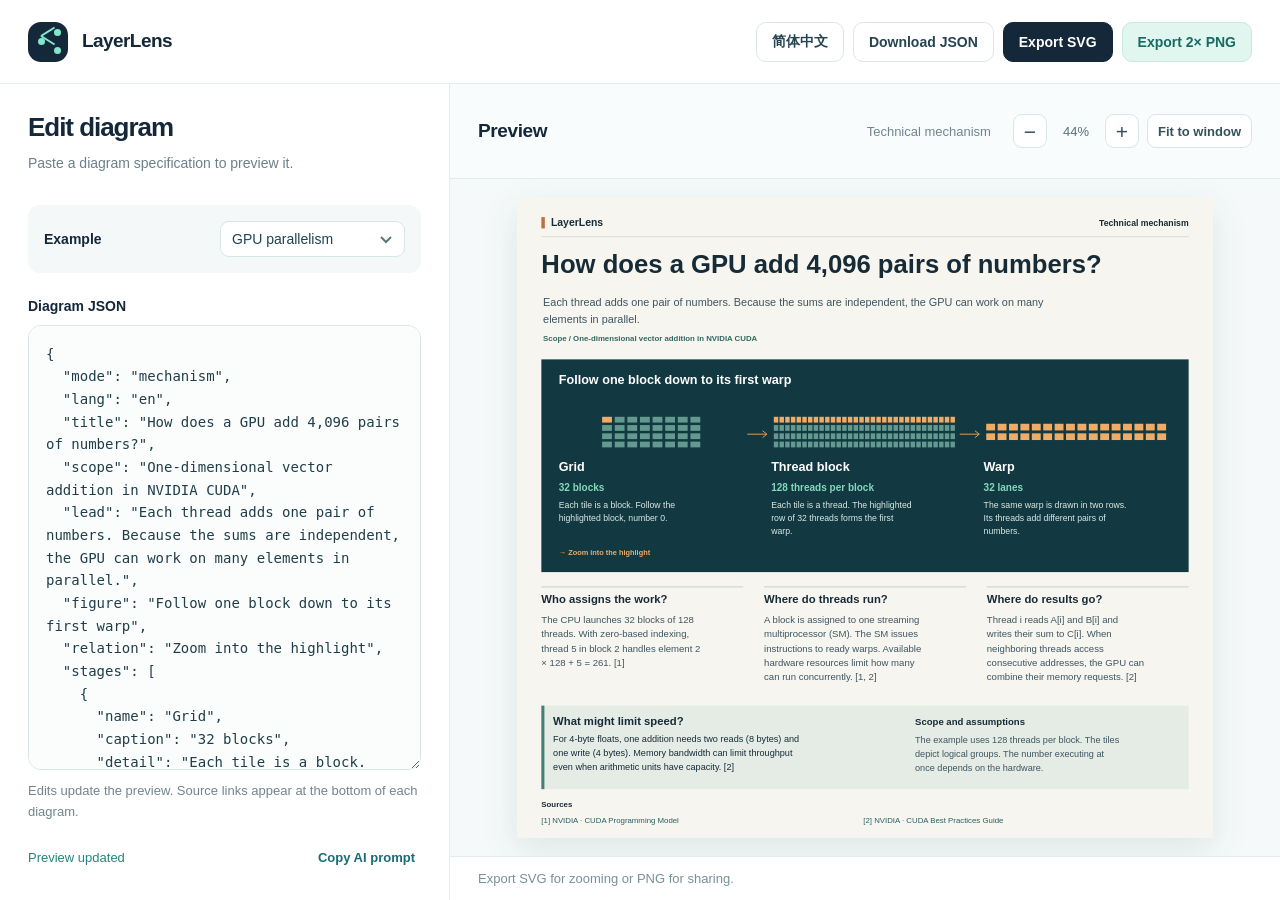
<file: web/index.html>
<!doctype html>
<html lang="en">
<head>
  <meta charset="utf-8">
  <meta name="viewport" content="width=device-width, initial-scale=1">
  <meta name="theme-color" content="#14283a">
  <title data-zh="图个明白 · 原理与产业拆解">LayerLens | Visual explanations</title>
  <meta name="description" content="Explore a technical system or a value chain in one zoomable, sourced diagram.">
  <link rel="stylesheet" href="./style.css">
</head>
<body>
  <div class="app-shell">
    <header class="topbar">
      <div class="brand">
        <span class="brand-mark" aria-hidden="true"><i></i><i></i><i></i></span>
        <div>
          <strong data-zh="图个明白">LayerLens</strong>

        </div>
      </div>
      <div class="top-actions">
        <button id="language" type="button" class="button subtle" lang="zh-CN">简体中文</button>
        <button id="download-json" type="button" class="button subtle" data-zh="下载可编辑稿">Download JSON</button>
        <button id="download-svg" type="button" class="button primary" data-zh="导出高清 SVG">Export SVG</button>
        <button id="download-png" type="button" class="button primary-alt" data-zh="导出 2× PNG">Export 2× PNG</button>
      </div>
    </header>
    <main class="workspace">
      <section class="editor-panel" aria-labelledby="editor-title">
        <div class="panel-heading">
          <div>

            <h1 id="editor-title" data-zh="编辑拆解图稿">Edit diagram</h1>
            <p data-zh="粘贴 AI 生成的图文 JSON，右侧立即排版成一张图。">Paste a diagram specification to preview it.</p>
          </div>
        </div>
        <div class="example-row">
          <label for="example-select" data-zh="试用案例">Example</label>
          <select id="example-select">
            <option value="gpu" data-zh="GPU 的并行运算">GPU parallelism</option>
            <option value="robotics" data-zh="工业机器人产业链">Robotics value chain</option>
          </select>
        </div>
        <label class="editor-label" for="spec" data-zh="可编辑图文数据">Diagram JSON</label>
        <textarea id="spec" spellcheck="false" aria-describedby="format-help"></textarea>
        <p id="format-help" class="format-help" data-zh="修改图稿即可更新预览。点击图底的资料索引可查看依据。">Edits update the preview. Source links appear at the bottom of each diagram.</p>
        <div class="editor-footer">
          <span id="status" role="status" aria-live="polite"></span>
          <button id="copy-prompt" type="button" class="text-button" data-zh="复制 AI 生成指令">Copy AI prompt</button>
        </div>
      </section>
      <section class="preview-panel" aria-labelledby="preview-title">
        <div class="preview-toolbar">
          <div>

            <h2 id="preview-title" data-zh="图文解释图">Preview</h2>
          </div>
          <div class="preview-controls">
            <span id="map-stats"></span>
            <button id="zoom-out" type="button" class="icon-button" aria-label="Zoom out" data-zh-aria="缩小">−</button>
            <span id="zoom-label">100%</span>
            <button id="zoom-in" type="button" class="icon-button" aria-label="Zoom in" data-zh-aria="放大">+</button>
            <button id="fit" type="button" class="fit-button" data-zh="适合窗口">Fit to window</button>
          </div>
        </div>
        <div id="preview-scroll" class="preview-scroll">
          <div id="map" class="map" aria-live="polite"></div>
        </div>
        <div class="preview-hint" data-zh="SVG 适合放大阅读。PNG 以两倍宽度导出。">Export SVG for zooming or PNG for sharing.</div>
      </section>
    </main>
  </div>
  <script type="module" src="./app.mjs"></script>
</body>
</html>
</file>
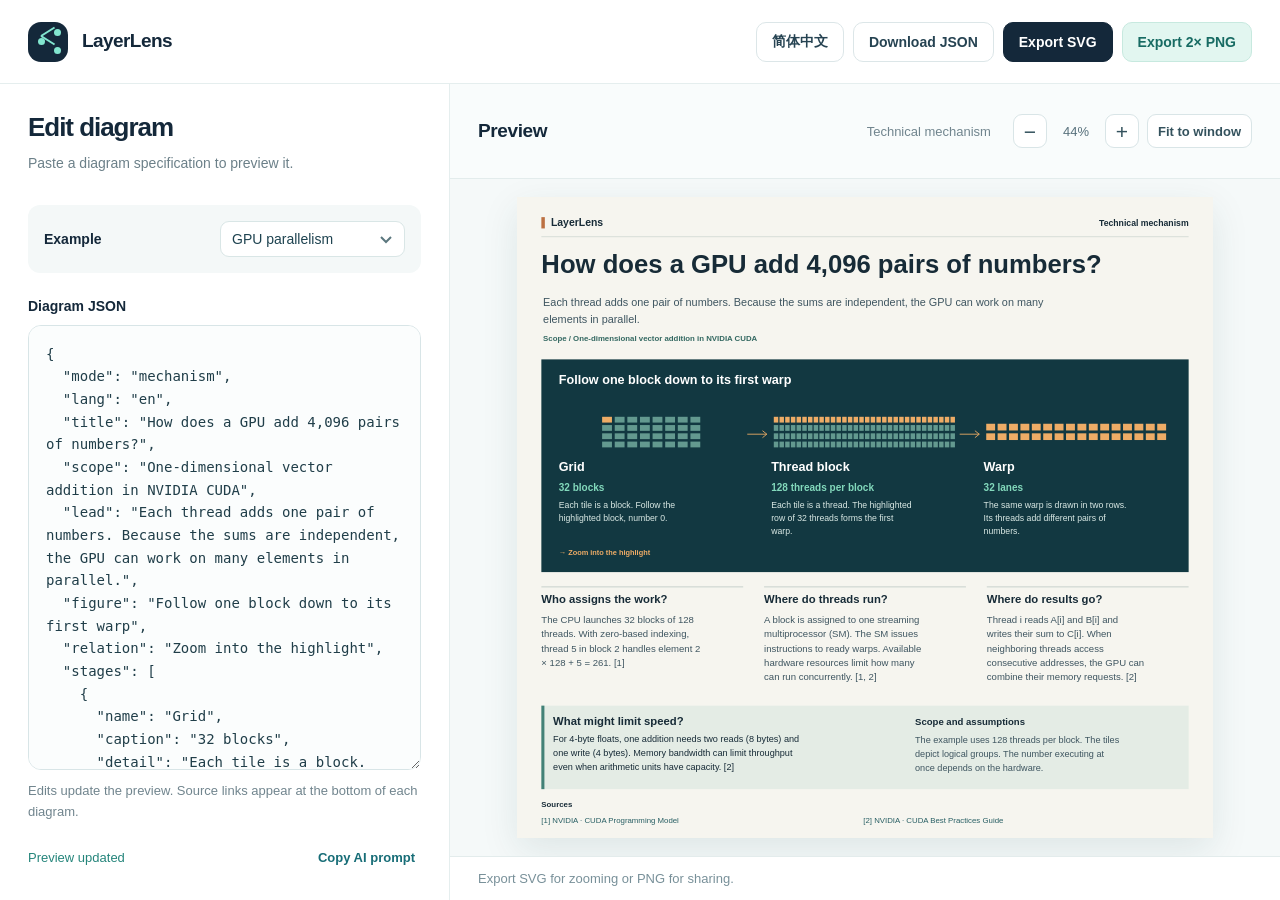
<file: releases/LayerLens.html>
<!doctype html>
<html lang="en">
<head>
  <meta charset="utf-8">
  <meta name="viewport" content="width=device-width, initial-scale=1">
  <meta name="theme-color" content="#14283a">
  <title data-zh="图个明白 · 原理与产业拆解">LayerLens | Visual explanations</title>
  <meta name="description" content="Explore a technical system or a value chain in one zoomable, sourced diagram.">
  <style>:root {
  color-scheme: light;
  font-family: -apple-system, BlinkMacSystemFont, "Segoe UI", "PingFang SC", "Microsoft YaHei", sans-serif;
  font-size: 16px;
  color: #14283a;
  background: #f5f9f9;
}
* { box-sizing: border-box; }
body { margin: 0; min-width: 320px; }
button, select, textarea { font: inherit; }
button { cursor: pointer; }
button:focus-visible, select:focus-visible, textarea:focus-visible, a:focus-visible { outline: 3px solid #45b7aa; outline-offset: 3px; }
.app-shell { min-height: 100vh; display: flex; flex-direction: column; }
.topbar { min-height: 84px; padding: 16px 28px; display: flex; align-items: center; justify-content: space-between; gap: 20px; background: #fff; border-bottom: 1px solid #e5eeee; }
.brand { display: flex; align-items: center; gap: 14px; }
.brand strong { display: block; font-size: 19px; line-height: 1.2; letter-spacing: -.03em; }
.brand small { display: block; margin-top: 3px; color: #6f838b; font-size: 13px; }
.brand-mark { width: 40px; height: 40px; border-radius: 13px; background: #14283a; position: relative; display: block; }
.brand-mark::before, .brand-mark::after { content: ""; position: absolute; left: 13px; top: 13px; height: 2px; width: 16px; background: #82e6cf; transform-origin: left; }
.brand-mark::before { transform: rotate(32deg); }
.brand-mark::after { transform: rotate(-32deg); }
.brand-mark i { width: 7px; height: 7px; border-radius: 50%; background: #82e6cf; position: absolute; }
.brand-mark i:nth-child(1) { left: 10px; top: 16px; }
.brand-mark i:nth-child(2) { left: 26px; top: 7px; }
.brand-mark i:nth-child(3) { left: 26px; top: 25px; }
.top-actions { display: flex; flex-wrap: wrap; align-items: center; gap: 9px; }
.github-link { color: #58717c; text-decoration: none; font-size: 14px; margin-right: 8px; }
.github-link:hover { text-decoration: underline; }
.button { border-radius: 10px; min-height: 40px; padding: 9px 15px; font-weight: 650; font-size: 14px; border: 1px solid #dce6e8; white-space: nowrap; }
.button.subtle { background: #fff; color: #264352; }
.button.primary { background: #14283a; color: white; border-color: #14283a; }
.button.primary-alt { background: #e2f6f0; color: #176b63; border-color: #c7e9df; }
.button:hover { filter: brightness(.96); }
.workspace { display: grid; grid-template-columns: minmax(360px, 450px) minmax(0, 1fr); flex: 1; min-height: calc(100vh - 84px); }
.editor-panel { background: #fff; border-right: 1px solid #e5eeee; display: flex; flex-direction: column; padding: 28px; min-height: 0; }
.eyebrow { display: inline-block; color: #25857b; font-size: 12px; font-weight: 800; letter-spacing: .12em; margin-bottom: 7px; }
h1, h2, p { margin: 0; }
h1 { font-size: 26px; line-height: 1.2; letter-spacing: -.04em; }
h2 { font-size: 19px; line-height: 1.2; letter-spacing: -.02em; }
.panel-heading p { margin-top: 9px; line-height: 1.6; color: #6c8089; font-size: 14px; }
.example-row { display: flex; align-items: center; justify-content: space-between; gap: 12px; margin-top: 30px; padding: 16px; background: #f4f8f8; border-radius: 12px; }
.example-row label, .editor-label { font-size: 14px; font-weight: 700; }
select { max-width: 185px; width: 100%; padding: 9px 32px 9px 11px; color: #1e4350; background: #fff; border: 1px solid #d9e6e6; border-radius: 9px; appearance: none; background-image: url("data:image/svg+xml,%3Csvg xmlns='http://www.w3.org/2000/svg' width='16' height='16' fill='none' stroke='%235b777e' stroke-width='2'%3E%3Cpath d='m3 6 5 5 5-5'/%3E%3C/svg%3E"); background-repeat: no-repeat; background-position: right 10px center; font-size: 14px; }
.editor-label { margin: 25px 0 11px; }
textarea { width: 100%; min-height: 320px; flex: 1; resize: vertical; padding: 17px; border: 1px solid #d8e5e7; border-radius: 13px; background: #fbfdfd; color: #203e49; font-family: ui-monospace, SFMono-Regular, Menlo, Consolas, monospace; font-size: 14px; line-height: 1.62; }
textarea:focus { border-color: #4aafa4; outline: 3px solid #d9f3ee; }
.format-help { margin-top: 11px; color: #71858e; font-size: 13px; line-height: 1.6; }
.format-help code { background: #edf4f4; padding: 1px 4px; border-radius: 4px; }
.editor-footer { display: flex; justify-content: space-between; align-items: center; gap: 10px; margin-top: 19px; min-height: 30px; }
#status { color: #25857b; font-size: 13px; }
#status.error { color: #bb554d; }
.text-button { border: 0; background: transparent; color: #176d77; font-size: 13px; font-weight: 700; text-align: right; }
.text-button:hover { text-decoration: underline; }
.preview-panel { min-width: 0; min-height: 0; display: flex; flex-direction: column; }
.preview-toolbar { display: flex; align-items: center; justify-content: space-between; gap: 15px; min-height: 95px; padding: 18px 28px; border-bottom: 1px solid #e3ecec; background: #f9fcfc; }
.preview-controls { display: flex; align-items: center; gap: 8px; white-space: nowrap; }
#map-stats { color: #71858e; font-size: 13px; margin-right: 14px; }
.icon-button, .fit-button { border: 1px solid #d9e5e7; border-radius: 9px; height: 34px; background: #fff; color: #34525d; }
.icon-button { width: 34px; font-size: 21px; line-height: 1; }
.fit-button { padding: 0 10px; font-size: 13px; font-weight: 650; }
#zoom-label { color: #58717c; font-size: 13px; width: 42px; text-align: center; }
.preview-scroll { flex: 1; min-height: 380px; overflow: auto; position: relative; }
.map { min-width: 100%; min-height: 100%; display: flex; align-items: center; justify-content: center; }
.map svg { display: block; max-width: none; box-shadow: 0 12px 35px rgba(22, 68, 72, .1); }
.preview-hint { padding: 14px 28px; background: #fff; color: #789099; font-size: 13px; border-top: 1px solid #e3ecec; }
@media (max-width: 980px) {
  .workspace { grid-template-columns: 1fr; }
  .editor-panel { border-right: 0; border-bottom: 1px solid #e5eeee; }
  textarea { height: 260px; flex: none; }
  .preview-panel { min-height: 600px; }
}
@media (max-width: 650px) {
  .topbar { padding: 15px 18px; align-items: flex-start; flex-direction: column; }
  .top-actions { width: 100%; }
  .github-link { display: none; }
  .button { flex: 1; padding-inline: 9px; }
  .editor-panel { padding: 22px 18px; }
  .preview-toolbar { padding: 17px 18px; flex-wrap: wrap; }
  .preview-controls { width: 100%; justify-content: flex-end; }
  #map-stats { margin-right: auto; }
  .preview-hint { padding: 14px 18px; }
}

.map { width:max-content; height:max-content; padding:18px; }
.map svg { flex:none; }
@media (min-width:981px) { .app-shell {height:100vh;} .workspace {min-height:0;} .preview-scroll {min-height:0;} }
@media (max-width:980px) { .preview-scroll {height:70vh;flex:none;} }
</style>
</head>
<body>
  <div class="app-shell">
    <header class="topbar">
      <div class="brand">
        <span class="brand-mark" aria-hidden="true"><i></i><i></i><i></i></span>
        <div>
          <strong data-zh="图个明白">LayerLens</strong>

        </div>
      </div>
      <div class="top-actions">
        <button id="language" type="button" class="button subtle" lang="zh-CN">简体中文</button>
        <button id="download-json" type="button" class="button subtle" data-zh="下载可编辑稿">Download JSON</button>
        <button id="download-svg" type="button" class="button primary" data-zh="导出高清 SVG">Export SVG</button>
        <button id="download-png" type="button" class="button primary-alt" data-zh="导出 2× PNG">Export 2× PNG</button>
      </div>
    </header>
    <main class="workspace">
      <section class="editor-panel" aria-labelledby="editor-title">
        <div class="panel-heading">
          <div>

            <h1 id="editor-title" data-zh="编辑拆解图稿">Edit diagram</h1>
            <p data-zh="粘贴 AI 生成的图文 JSON，右侧立即排版成一张图。">Paste a diagram specification to preview it.</p>
          </div>
        </div>
        <div class="example-row">
          <label for="example-select" data-zh="试用案例">Example</label>
          <select id="example-select">
            <option value="gpu" data-zh="GPU 的并行运算">GPU parallelism</option>
            <option value="robotics" data-zh="工业机器人产业链">Robotics value chain</option>
          </select>
        </div>
        <label class="editor-label" for="spec" data-zh="可编辑图文数据">Diagram JSON</label>
        <textarea id="spec" spellcheck="false" aria-describedby="format-help"></textarea>
        <p id="format-help" class="format-help" data-zh="修改图稿即可更新预览。点击图底的资料索引可查看依据。">Edits update the preview. Source links appear at the bottom of each diagram.</p>
        <div class="editor-footer">
          <span id="status" role="status" aria-live="polite"></span>
          <button id="copy-prompt" type="button" class="text-button" data-zh="复制 AI 生成指令">Copy AI prompt</button>
        </div>
      </section>
      <section class="preview-panel" aria-labelledby="preview-title">
        <div class="preview-toolbar">
          <div>

            <h2 id="preview-title" data-zh="图文解释图">Preview</h2>
          </div>
          <div class="preview-controls">
            <span id="map-stats"></span>
            <button id="zoom-out" type="button" class="icon-button" aria-label="Zoom out" data-zh-aria="缩小">−</button>
            <span id="zoom-label">100%</span>
            <button id="zoom-in" type="button" class="icon-button" aria-label="Zoom in" data-zh-aria="放大">+</button>
            <button id="fit" type="button" class="fit-button" data-zh="适合窗口">Fit to window</button>
          </div>
        </div>
        <div id="preview-scroll" class="preview-scroll">
          <div id="map" class="map" aria-live="polite"></div>
        </div>
        <div class="preview-hint" data-zh="SVG 适合放大阅读。PNG 以两倍宽度导出。">Export SVG for zooming or PNG for sharing.</div>
      </section>
    </main>
  </div>
  <script type="module">
const renderClassic = (()=>{
const ICONS = ['target', 'spark', 'search', 'book', 'link', 'gear', 'check', 'shield', 'clock', 'people', 'chart', 'warning'];
const COLORS = [
  { strong: '#126b75', light: '#d9f3f0' },
  { strong: '#6655b8', light: '#eeeaff' },
  { strong: '#c46932', light: '#fff0df' },
  { strong: '#2d6da8', light: '#e4f1ff' },
  { strong: '#a84e78', light: '#ffe9f2' }
];

function units(text) {
  return Array.from(text).reduce((n, char) => n + (/[\u2e80-\uffff]/.test(char) ? 2 : 1), 0);
}

function requiredText(value, label, limit) {
  if (typeof value !== 'string' || !value.trim()) throw new Error(label + '不能为空。');
  const normalized = value.replace(/\s+/g, ' ').trim();
  if (units(normalized) > limit) throw new Error(label + '过长，请精简后再试。');
  return normalized;
}

function validateSpec(input) {
  if (!input || typeof input !== 'object' || Array.isArray(input)) throw new Error('请输入 JSON 对象。');
  const layout = input.layout;
  if (!['flow', 'grid'].includes(layout)) throw new Error('layout 只支持 flow 或 grid。');
  if (!Array.isArray(input.items)) throw new Error('items 必须是数组。');
  if (layout === 'flow' && (input.items.length < 4 || input.items.length > 5)) throw new Error('flow 需要 4–5 个模块。');
  if (layout === 'grid' && input.items.length !== 4) throw new Error('grid 需要 4 个模块。');
  const items = input.items.map((item, index) => {
    if (!item || typeof item !== 'object') throw new Error('第 ' + (index + 1) + ' 个模块无效。');
    if (!ICONS.includes(item.icon)) throw new Error('第 ' + (index + 1) + ' 个模块的 icon 不受支持。');
    const points = item.points ?? [];
    if (!Array.isArray(points) || points.length > 2) throw new Error('每个模块最多有两个要点。');
    return {
      title: requiredText(item.title, '模块标题', 20),
      detail: requiredText(item.detail, '模块说明', 88),
      icon: item.icon,
      points: points.map((point) => requiredText(point, '模块要点', 21))
    };
  });
  return {
    title: requiredText(input.title, '主标题', 46),
    subtitle: requiredText(input.subtitle, '副标题', 90),
    layout,
    items,
    takeaway: requiredText(input.takeaway, '核心结论', 110),
    source: input.source == null || input.source === '' ? '' : requiredText(input.source, '来源说明', 100)
  };
}

function xml(value) {
  return value.replace(/&/g, '&amp;').replace(/</g, '&lt;').replace(/>/g, '&gt;')
    .replace(/"/g, '&quot;').replace(/'/g, '&apos;');
}

function wrap(text, maxUnits) {
  const lines = [];
  let current = '';
  let length = 0;
  for (const char of Array.from(text)) {
    const size = /[\u2e80-\uffff]/.test(char) ? 2 : 1;
    if (length + size > maxUnits && current) {
      const breakAt = current.lastIndexOf(' ');
      if (breakAt > Math.floor(current.length / 2)) {
        lines.push(current.slice(0, breakAt).trim());
        current = current.slice(breakAt + 1);
        length = units(current);
      } else {
        lines.push(current.trim());
        current = '';
        length = 0;
      }
    }
    current += char;
    length += size;
  }
  if (current.trim()) lines.push(current.trim());
  return lines;
}

function textBlock(text, x, y, maxUnits, lineHeight, attrs) {
  const lines = wrap(text, maxUnits);
  return '<text x="' + x + '" y="' + y + '" ' + attrs + '>' +
    lines.map((line, i) => '<tspan x="' + x + '" dy="' + (i ? lineHeight : 0) + '">' + xml(line) + '</tspan>').join('') +
    '</text>';
}

function icon(name, x, y, color) {
  const paths = {
    target: '<circle cx="0" cy="0" r="22"/><circle cx="0" cy="0" r="11"/><circle cx="0" cy="0" r="2" fill="currentColor" stroke="none"/>',
    spark: '<path d="M0-27 6-7 26 0 6 7 0 27-6 7-26 0-6-7Z"/><path d="M25-24v11m-5-5h10"/>',
    search: '<circle cx="-4" cy="-5" r="17"/><path d="m9 8 17 17"/>',
    book: '<path d="M0-21c-10-7-21-6-27-4v45c9-3 20-3 27 3 7-6 18-6 27-3v-45c-6-2-17-3-27 4Z"/><path d="M0-21v44"/>',
    link: '<path d="M-9-9-1-17a13 13 0 0 1 19 19l-8 8M9 9l-8 8a13 13 0 0 1-19-19l8-8"/><path d="m-9 9 18-18"/>',
    gear: '<circle r="11"/><path d="M-4-27h8l2 6 6 3 6-3 6 7-4 5 1 7 5 4-3 8-7 1-5 5v7h-8l-2-6-6-3-6 3-6-7 4-5-1-7-5-4 3-8 7-1 5-5Z"/>',
    check: '<circle r="25"/><path d="m-13 0 9 9 18-20"/>',
    shield: '<path d="M0-27 22-18v17c0 15-10 24-22 29C-12 23-22 14-22-1v-17Z"/><path d="m-9 0 7 7 12-14"/>',
    clock: '<circle r="25"/><path d="M0-15V1l12 7"/>',
    people: '<circle cx="-10" cy="-10" r="9"/><circle cx="14" cy="-7" r="7"/><path d="M-28 19c0-12 8-19 18-19S8 7 8 19M9 5c11-4 21 3 21 14"/>',
    chart: '<path d="M-28 24h56M-24 15v-12h11v12M-5 15v-26H6v26M14 15v-40h11v40"/>',
    warning: '<path d="M0-27 28 23h-56Z"/><path d="M0-10V7"/><circle cx="0" cy="16" r="1" fill="currentColor" stroke="none"/>'
  };
  return '<g transform="translate(' + x + ' ' + y + ')" color="' + color + '" fill="none" stroke="currentColor" stroke-width="3" stroke-linecap="round" stroke-linejoin="round">' + paths[name] + '</g>';
}

function header(parts, spec, height) {
  parts.push('<rect width="1600" height="' + height + '" fill="#f3f8fb"/>');
  parts.push('<circle cx="1510" cy="30" r="250" fill="#e6f3f5"/>');
  parts.push('<circle cx="1500" cy="50" r="170" fill="#deecf7" opacity=".7"/>');
  parts.push('<circle cx="70" cy="' + (height - 15) + '" r="180" fill="#e7f3f4"/>');
  parts.push('<rect x="68" y="52" width="122" height="34" rx="17" fill="#d8eeef"/>');
  parts.push('<text x="129" y="75" text-anchor="middle" fill="#126b75" font-size="17" font-weight="750">一图看懂</text>');
  parts.push(textBlock(spec.title, 68, 158, 46, 58, 'fill="#14283a" font-size="52" font-weight="800" letter-spacing="-1"'));
  parts.push(textBlock(spec.subtitle, 70, 221, 90, 31, 'fill="#56717c" font-size="24" font-weight="450"'));
  parts.push('<line x1="70" y1="263" x2="1530" y2="263" stroke="#cbdde3" stroke-width="2"/>');
}

function footer(parts, spec, y, height) {
  parts.push('<rect x="68" y="' + y + '" width="1464" height="' + height + '" rx="25" fill="#14283a"/>');
  parts.push('<rect x="92" y="' + (y + 22) + '" width="6" height="' + (height - 44) + '" rx="3" fill="#6ee0cf"/>');
  parts.push('<text x="122" y="' + (y + 42) + '" fill="#8ee2d2" font-size="18" font-weight="750">记住这一点</text>');
  parts.push(textBlock(spec.takeaway, 122, y + 80, 92, 31, 'fill="#ffffff" font-size="25" font-weight="650"'));
  if (spec.source) parts.push(textBlock('来源说明：' + spec.source, 72, y + height + 31, 120, 22, 'fill="#6d8790" font-size="16"'));
}

function flowCard(parts, item, index, count) {
  const x = count === 5 ? 68 + index * 294 : 68 + index * 370;
  const w = count === 5 ? 276 : 352;
  const y = 320;
  const c = COLORS[index];
  parts.push('<rect x="' + x + '" y="' + y + '" width="' + w + '" height="414" rx="25" fill="#ffffff" stroke="#d9e6eb" stroke-width="2"/>');
  parts.push('<rect x="' + (x + 25) + '" y="' + (y + 25) + '" width="76" height="76" rx="22" fill="' + c.light + '"/>');
  parts.push(icon(item.icon, x + 63, y + 63, c.strong));
  parts.push('<text x="' + (x + w - 30) + '" y="' + (y + 61) + '" text-anchor="end" fill="' + c.strong + '" font-size="24" font-weight="800">0' + (index + 1) + '</text>');
  parts.push(textBlock(item.title, x + 26, y + 147, count === 5 ? 22 : 29, 34, 'fill="#14283a" font-size="27" font-weight="750"'));
  parts.push(textBlock(item.detail, x + 26, y + 194, count === 5 ? 23 : 30, 29, 'fill="#4f6874" font-size="21"'));
  parts.push('<line x1="' + (x + 25) + '" y1="' + (y + 308) + '" x2="' + (x + w - 25) + '" y2="' + (y + 308) + '" stroke="#e2ebee" stroke-width="2"/>');
  item.points.forEach((point, i) => {
    parts.push('<circle cx="' + (x + 34) + '" cy="' + (y + 339 + i * 32) + '" r="5" fill="' + c.strong + '"/>');
    parts.push(textBlock(point, x + 48, y + 346 + i * 32, count === 5 ? 21 : 29, 23, 'fill="#284653" font-size="18" font-weight="550"'));
  });
  if (index < count - 1) {
    const start = x + w + 2;
    const end = count === 5 ? start + 15 : start + 14;
    parts.push('<path d="M' + start + ' ' + (y + 207) + 'h' + (end - start) + 'm-7-7 7 7-7 7" fill="none" stroke="#8ca7af" stroke-width="2.5" stroke-linecap="round" stroke-linejoin="round"/>');
  }
}

function gridCard(parts, item, index) {
  const x = index % 2 ? 818 : 68;
  const y = index < 2 ? 310 : 604;
  const c = COLORS[index];
  parts.push('<rect x="' + x + '" y="' + y + '" width="714" height="270" rx="27" fill="#ffffff" stroke="#d9e6eb" stroke-width="2"/>');
  parts.push('<rect x="' + (x + 27) + '" y="' + (y + 28) + '" width="88" height="88" rx="26" fill="' + c.light + '"/>');
  parts.push(icon(item.icon, x + 71, y + 72, c.strong));
  parts.push('<text x="' + (x + 140) + '" y="' + (y + 62) + '" fill="' + c.strong + '" font-size="18" font-weight="800">关键动作 0' + (index + 1) + '</text>');
  parts.push(textBlock(item.title, x + 140, y + 105, 39, 35, 'fill="#14283a" font-size="31" font-weight="750"'));
  parts.push(textBlock(item.detail, x + 140, y + 153, 47, 29, 'fill="#4f6874" font-size="21"'));
  item.points.forEach((point, i) => {
    const px = x + 30 + i * 335;
    parts.push('<rect x="' + px + '" y="' + (y + 218) + '" width="315" height="34" rx="17" fill="' + c.light + '"/>');
    parts.push(textBlock(point, px + 15, y + 241, 33, 20, 'fill="' + c.strong + '" font-size="17" font-weight="650"'));
  });
}

function renderSvg(input) {
  const spec = validateSpec(input);
  const height = spec.layout === 'flow' ? 950 : 1090;
  const parts = [
    '<svg xmlns="http://www.w3.org/2000/svg" width="1600" height="' + height + '" viewBox="0 0 1600 ' + height + '" role="img" aria-labelledby="title desc">',
    '<title id="title">' + xml(spec.title) + '</title>',
    '<desc id="desc">' + xml(spec.subtitle + ' ' + spec.takeaway) + '</desc>',
    '<g font-family="system-ui, -apple-system, PingFang SC, Microsoft YaHei, sans-serif">'
  ];
  header(parts, spec, height);
  if (spec.layout === 'flow') {
    spec.items.forEach((item, i) => flowCard(parts, item, i, spec.items.length));
    footer(parts, spec, 772, 135);
  } else {
    spec.items.forEach((item, i) => gridCard(parts, item, i));
    footer(parts, spec, 913, 135);
  }
  parts.push('</g></svg>');
  return { svg: parts.join(''), width: 1600, height, spec };
}

return renderSvg;
})();

const ink = '#172b37';
const secondary = '#3e5560';
const pale = '#f6f5ef';
const diagram = '#123841';
const accent = '#eeac66';
const mint = '#83d9bc';
const mono = 'Menlo,Consolas,monospace';
const glyphs = {
  gear:'<path d="M-46 34h92m-107-34h22m78 0h22"/><circle r="33"/><circle r="21"/><circle r="8"/>' + Array.from({length:12},(_,i)=>'<path transform="rotate('+i*30+')" d="M-5-33v-7h10v7"/>').join(''),
  arm:'<path d="M-59 35h53l-5-9h-43zm12-9 14-41 12 3-11 38m9-44 49-15 5 9-46 21m44-24 14 19-6 5-17-15m23 12 10 4-2 8m-8-9-3 8"/><circle cx="-24" cy="-13" r="8"/><circle cx="24" cy="-28" r="6"/>',
  cell:'<path d="M-68 35v-71h136v71zm6-65h94v58h-94zm100 0h24v58H38zM-53 22h25l-8-8 11-25 25 9 6 17m-1-10 13 5m-8 3h18v6H4zm38-37h15v8H42z"/><circle cx="-25" cy="-9" r="3"/>',
  weld:'<path d="m-66 22 54-36 14 9-52 37zm68-27 48 25 15-9-51-28zm-6-7 15-9m-71 47v8l13 7L3 7l47 24 15-9v-10"/><path stroke-dasharray="3 5" d="m-40 21 42-28"/>',
  input:'<path d="M-57-26h52v52h-52zm67 26h45m-14-12L55 0 41 12"/>',
  process:'<rect x="-40" y="-29" width="80" height="58" rx="7"/><path d="M-62 0h22m80 0h22m-76 0 10 10 22-23"/>',
  output:'<path d="M-52 0h38m-10-10 10 10-10 10m24-38h51v56H0zm10 21h31m-31 11h23"/>',
  stack:'<path d="m-46-16 46-21 46 21L0 6zm0 13L0 18 46-3m-92 13L0 31l46-21"/>'
};
function esc(s) {
  return String(s).replace(/[&<>"']/g,c=>({'&':'&amp;','<':'&lt;','>':'&gt;','"':'&quot;',"'":'&apos;'}[c]));
}
function string(v, field, max=300) {
  if (typeof v!=='string'||!v.trim()||Array.from(v).length>max) throw Error(field+' is missing or too long');
  return v.replace(/\s+/g,' ').trim();
}
function list(v, field, min, max) {
  if (!Array.isArray(v)||v.length<min||v.length>max) throw Error(field+' must contain '+min+'–'+max);
  return v;
}
function refs(v, total) {
  if (!Array.isArray(v)||v.some(i=>!Number.isInteger(i)||i<1||i>total)) throw Error('Reference number outside sources');
  return v;
}
function validate(input) {
  const s=input;
  if (!['mechanism','industry'].includes(s?.mode)) throw Error('Choose mechanism or industry');
  const sources=list(s.sources,'sources',0,8).map(x=>{
    const label=string(x.label,'Source label',65);
    if (!x.url) return {label,url:''};
    let u;
    try {u=new URL(x.url)} catch {throw Error('Invalid source URL')}
    if (!['https:','http:'].includes(u.protocol)) throw Error('Source URL must use HTTP or HTTPS');
    return {label,url:u.href};
  });
  const annotation=x=>({title:string(x.title,'Annotation title',80),body:string(x.body,'Annotation body',300),refs:refs(x.refs,sources.length)});
  const stages=list(s.stages,'Stages',2,5).map(x=>{
    const v=x.visual;
    if (v?.type==='matrix') {
      const values=[v.rows,v.cols,v.lit];
      if (!values.every(Number.isInteger)||v.rows<1||v.rows>8||v.cols<1||v.cols>32||v.lit<0||v.lit>v.rows*v.cols) throw Error('Invalid matrix dimensions or highlight count');
    } else if (v?.type!=='symbol'||!Object.hasOwn(glyphs,v.symbol)) throw Error('Unknown visual type');
    return {name:string(x.name,'Stage name',40),caption:string(x.caption,'Caption',65),detail:string(x.detail,'Detail',110),visual:v};
  });
  const lang=s.lang || (/[\u3400-\u9fff]/.test(s.title) ? 'zh-CN' : 'en');
  if (!['en','zh-CN'].includes(lang)) throw Error('Unsupported diagram language');
  return {lang,mode:s.mode,title:string(s.title,'Title',85),scope:string(s.scope,'Scope',120),lead:string(s.lead,'Lead',240),figure:string(s.figure,'Figure title',100),relation:string(s.relation,'Arrow meaning',24),stages,notes:list(s.notes,'Notes',2,4).map(annotation),insight:annotation(s.insight),boundary:string(s.boundary,'Boundary',240),sources,feedback:s.feedback?string(s.feedback,'Feedback',140):''};
}
function text(x,y,s,size=22,fill=ink,weight=400,extra='') {
  return '<text x="'+x+'" y="'+y+'" fill="'+fill+'" font-size="'+size+'" font-weight="'+weight+'" '+extra+'>'+esc(s)+'</text>';
}
function lines(value, width, size) {
  const rows = [];
  let row = '', used = 0;
  // Wrap Latin words and citations together. Chinese characters can wrap individually.
  const tokens = value.match(/\[\d+(?:,\s*\d+)*\]|[\x21-\x7e]+|[^]/gu) || [];
  for (const token of tokens) {
    if (!row && !token.trim()) continue;
    let advance = 0;
    for (const char of token) {
      if (/[ilI.,'!|]/.test(char)) advance += 0.32;
      else if (char === ' ') advance += 0.34;
      else if (/[MWmw@%]/.test(char)) advance += 0.90;
      else if (/[A-Z]/.test(char)) advance += 0.73;
      else if (/[\x21-\x7e]/.test(char)) advance += 0.61;
      else advance += 1.04;
    }
    const span = size * advance;
    if (row && used + span > width && !/^[，。；、！？）〕》]/.test(token)) {
      rows.push(row.trimEnd());
      row = '';
      used = 0;
      if (!token.trim()) continue;
    }
    row += token;
    used += span;
  }
  if (row.trim()) rows.push(row.trimEnd());
  return rows;
}
function para(p,x,y,s,width,size,fill=ink,weight=400,step=Math.ceil(size*1.5)) {
  for(const line of lines(s,width,size)){p.push(text(x,y,line,size,fill,weight));y+=step}
  return y;
}
const rect=(x,y,w,h,c)=>'<rect x="'+x+'" y="'+y+'" width="'+w+'" height="'+h+'" fill="'+c+'"/>';
const path=(d,c,w=2,extra='')=>'<path d="'+d+'" fill="none" stroke="'+c+'" stroke-width="'+w+'" '+extra+'/>';
function art(v,x,y,w) {
  if(v.type==='symbol')return '<g transform="translate('+x+' '+y+')" fill="none" stroke="'+mint+'" stroke-width="3.2" stroke-linecap="round" stroke-linejoin="round">'+glyphs[v.symbol]+'</g>';
  const dx=Math.min(29,(w-12)/v.cols),dy=Math.min(22,76/v.rows);
  return Array.from({length:v.rows*v.cols},(_,i)=>rect(x-v.cols*dx/2+i%v.cols*dx,y-v.rows*dy/2+Math.floor(i/v.cols)*dy,dx*.78,dy*.70,i<v.lit?accent:'#63998f')).join('');
}
function hero(p,s,y) {
  const inner=[], gap=57, n=s.stages.length;
  const width=(1408-gap*(n-1))/n;
  const top=para(inner,96,y+56,s.figure,1350,29,'#ffffff',650);
  const leadY=top+12;
  let bottom=0;
  s.stages.forEach((v,i)=>{
    const x=96+i*(width+gap),mid=x+width/2;
    inner.push(art(v.visual,mid,leadY+58,width));
    let ty=para(inner,x,leadY+145,v.name,width,29,'#ffffff',700);
    ty=para(inner,x,ty+2,v.caption,width,23,mint,570);
    ty=para(inner,x,ty+4,v.detail,width,20,'#dae9e5',400);
    bottom=Math.max(bottom,ty);
    if(i<n-1){
      const ax=x+width+2;
      inner.push(path('M'+ax+' '+(leadY+60)+'h45m-10-8 10 8-10 8',accent));
    }
  });
  bottom=para(inner,96,bottom+17,'→  '+s.relation,1400,17,accent,550);
  if(s.feedback){
    const lastMid=96+(n-1)*(width+gap)+width/2;
    inner.push(path('M'+lastMid+' '+(bottom+4)+'v10h-'+(width+gap)+'m10-7-10 7 10 7',accent));
    bottom=para(inner,96,bottom+45,'←  '+s.feedback,1380,20,'#f1dbb8',500);
  }
  const end=bottom+14;
  p.push(rect(56,y,1488,end-y,diagram),...inner);
  return end;
}
function cite(v){return v.length?'  ['+v.join(', ')+']':''}
function renderSvg(input) {
  if(input?.layout==='flow'||input?.layout==='grid')return renderClassic(input);
  const s=validate(input),p=[];
  const zh=s.lang==='zh-CN';
  const kind=s.mode==='mechanism'?(zh?'运行原理':'Technical mechanism'):(zh?'产业链条':'Industry value chain');
  p.push(rect(56,46,8,26,'#bc7042'),text(78,67,zh?'图个明白':'LayerLens',24,ink,700),text(1544,66,kind,20,ink,600,'text-anchor="end"'));
  p.push(path('M56 91H1544','#adbbb4',1));
  let y=para(p,56,174,s.title,1475,59,ink,750);
  y=para(p,60,y-12,s.lead,1470,25,secondary);
  y=para(p,60,y+4,(zh?'研究范围  /  ':'Scope  /  ')+s.scope,1460,18,'#336861',550);
  y=hero(p,s,y+15)+58;
  const w=(1488-48*(s.notes.length-1))/s.notes.length;
  let next=y;
  s.notes.forEach((v,i)=>{
    const x=56+i*(w+48);
    p.push(path('M'+x+' '+(y-24)+'h'+w,'#aebdb7',1.5));
    const n=para(p,x,y+12,v.title,w,26,ink,700);
    next=Math.max(next,para(p,x,n+8,v.body+cite(v.refs),w,22,secondary));
  });
  const iy=next+25;
  const takeaway=[];
  let a=para(takeaway,83,iy+44,s.insight.title,740,26,ink,700);
  a=para(takeaway,83,a+1,s.insight.body+cite(s.insight.refs),740,21,ink);
  takeaway.push(text(915,iy+44,zh?'适用边界':'Scope and assumptions',22,ink,680));
  const b=para(takeaway,915,iy+86,s.boundary,580,21,secondary);
  y=Math.max(a,b)+10;
  p.push(rect(56,iy,1488,y-iy,'#e4ece5'),rect(56,iy,7,y-iy,'#428177'),...takeaway);
  y+=42;
  p.push(text(56,y,zh?'资料索引':'Sources',18,ink,700));
  for(let i=0;i<s.sources.length;i++){
    const src=s.sources[i],x=56+(i%2)*740;
    if(i%2===0)y+=35;
    const label=text(x,y,'['+(i+1)+']   '+src.label,18,'#275e63',500);
    p.push(src.url?'<a href="'+esc(src.url)+'" xlink:href="'+esc(src.url)+'">'+label+'</a>':label);
  }
  if(!s.sources.length)p.push(text(170,y,zh?'概念示意，未附外部引文':'Concept illustration without external references',17,secondary));
  const height=y+35,width=1600;
  const svg='<svg xmlns="http://www.w3.org/2000/svg" xmlns:xlink="http://www.w3.org/1999/xlink" width="1600" height="'+height+'" viewBox="0 0 1600 '+height+'" role="img" aria-labelledby="t d"><title id="t">'+esc(s.title)+'</title><desc id="d">'+esc(s.lead)+'</desc>'+rect(0,0,width,height,pale)+'<g font-family="PingFang SC,Microsoft YaHei,Noto Sans CJK SC,Arial,sans-serif">'+p.join('')+'</g></svg>';
  return {svg,width,height,spec:s};
}

const examples = {
  "en": {
    "gpu": {
      "mode": "mechanism",
      "lang": "en",
      "title": "How does a GPU add 4,096 pairs of numbers?",
      "scope": "One-dimensional vector addition in NVIDIA CUDA",
      "lead": "Each thread adds one pair of numbers. Because the sums are independent, the GPU can work on many elements in parallel.",
      "figure": "Follow one block down to its first warp",
      "relation": "Zoom into the highlight",
      "stages": [
        {
          "name": "Grid",
          "caption": "32 blocks",
          "detail": "Each tile is a block. Follow the highlighted block, number 0.",
          "visual": {
            "type": "matrix",
            "rows": 4,
            "cols": 8,
            "lit": 1
          }
        },
        {
          "name": "Thread block",
          "caption": "128 threads per block",
          "detail": "Each tile is a thread. The highlighted row of 32 threads forms the first warp.",
          "visual": {
            "type": "matrix",
            "rows": 4,
            "cols": 32,
            "lit": 32
          }
        },
        {
          "name": "Warp",
          "caption": "32 lanes",
          "detail": "The same warp is drawn in two rows. Its threads add different pairs of numbers.",
          "visual": {
            "type": "matrix",
            "rows": 2,
            "cols": 16,
            "lit": 32
          }
        }
      ],
      "notes": [
        {
          "title": "Who assigns the work?",
          "body": "The CPU launches 32 blocks of 128 threads. With zero-based indexing, thread 5 in block 2 handles element 2 × 128 + 5 = 261.",
          "refs": [
            1
          ]
        },
        {
          "title": "Where do threads run?",
          "body": "A block is assigned to one streaming multiprocessor (SM). The SM issues instructions to ready warps. Available hardware resources limit how many can run concurrently.",
          "refs": [
            1,
            2
          ]
        },
        {
          "title": "Where do results go?",
          "body": "Thread i reads A[i] and B[i] and writes their sum to C[i]. When neighboring threads access consecutive addresses, the GPU can combine their memory requests.",
          "refs": [
            2
          ]
        }
      ],
      "insight": {
        "title": "What might limit speed?",
        "body": "For 4-byte floats, one addition needs two reads (8 bytes) and one write (4 bytes). Memory bandwidth can limit throughput even when arithmetic units have capacity.",
        "refs": [
          2
        ]
      },
      "boundary": "The example uses 128 threads per block. The tiles depict logical groups. The number executing at once depends on the hardware.",
      "sources": [
        {
          "label": "NVIDIA · CUDA Programming Model",
          "url": "https://docs.nvidia.com/cuda/cuda-programming-guide/01-introduction/programming-model.html"
        },
        {
          "label": "NVIDIA · CUDA Best Practices Guide",
          "url": "https://docs.nvidia.com/cuda/cuda-c-best-practices-guide/index.html"
        }
      ]
    },
    "robotics": {
      "mode": "industry",
      "lang": "en",
      "title": "How does a robot arm become a welding cell?",
      "scope": "Industrial robots used in arc welding",
      "lead": "Follow the handoffs from a joint reducer to an accepted weld. Each supplier delivers a different capability.",
      "figure": "Four roles from joint motion to weld quality",
      "relation": "Deliver to the next role",
      "stages": [
        {
          "name": "Component maker",
          "caption": "Joint transmission",
          "detail": "A precision reducer works with the motor to deliver the speed and torque a joint needs.",
          "visual": {
            "type": "symbol",
            "symbol": "gear"
          }
        },
        {
          "name": "Robot maker",
          "caption": "Controlled motion",
          "detail": "Mechanical joints, drives and a controller move the arm along a programmed path.",
          "visual": {
            "type": "symbol",
            "symbol": "arm"
          }
        },
        {
          "name": "System integrator",
          "caption": "Welding cell",
          "detail": "The integrator selects the torch, power supply, fixtures and guarding, then programs and tests the cell.",
          "visual": {
            "type": "symbol",
            "symbol": "cell"
          }
        },
        {
          "name": "Factory",
          "caption": "Accepted parts",
          "detail": "The factory checks weld quality and cycle time against its requirements and plans maintenance.",
          "visual": {
            "type": "symbol",
            "symbol": "weld"
          }
        }
      ],
      "notes": [
        {
          "title": "What does the joint supply?",
          "body": "A reducer transmits motion at the joint. Motor sizing, sensing and control also shape how the arm moves.",
          "refs": [
            1,
            2
          ]
        },
        {
          "title": "What does integration add?",
          "body": "The arm can reach a point in space. Making a repeatable weld also takes a fixture that locates the part and a torch and power source working together.",
          "refs": [
            2,
            3
          ]
        },
        {
          "title": "How is value verified?",
          "body": "Trial-weld a representative part, inspect the joint and time the full cycle. These checks show whether the cell meets production needs.",
          "refs": [
            3,
            4
          ]
        }
      ],
      "insight": {
        "title": "What if the fixture shifts?",
        "body": "The real seam can move away from the programmed path. An integrator can improve the fixture or add seam finding, then check how the extra motion affects cycle time.",
        "refs": [
          3
        ]
      },
      "boundary": "These roles can overlap. Welding equipment and tooling may be supplied directly to the integrator. The diagram covers industrial arc welding.",
      "sources": [
        {
          "label": "Harmonic Drive · Joint reducers",
          "url": "https://www.hds.co.jp/english/company/business/example/"
        },
        {
          "label": "ABB · Robotics glossary",
          "url": "https://global.abb/content/dam/abb/global/group/investors/documents/ir-events/2017/Glossary%20of%20technical%20terms%20-%20abb-innovation-technology-day%20-%202017.pdf"
        },
        {
          "label": "Lincoln Electric · Arc sensing",
          "url": "https://qacd10.lincolnelectric.com/en-GB/Welding-and-Cutting-Resource-Center/Process-and-Theory/Intelligent-Robotic-Arc-Sensing"
        },
        {
          "label": "Lincoln Electric · Customer case",
          "url": "https://ch-delivery.lincolnelectric.com/api/public/content/20f948ba18cf4c10a276d54630974fb1?v=1b992607"
        }
      ],
      "feedback": "The factory specifies part size, weld locations and cycle time. The integrator uses these to select equipment."
    }
  },
  "zh-CN": {
    "gpu": {
      "mode": "mechanism",
      "title": "GPU 怎样同时算出许多结果？",
      "scope": "NVIDIA CUDA 的一维向量加法",
      "lead": "把 4,096 对数字逐项相加。每个线程负责一个下标，GPU 可以并行处理互不依赖的元素。",
      "figure": "沿着一个线程块，放大到一组线程",
      "relation": "放大",
      "stages": [
        {
          "name": "网格 Grid",
          "caption": "32 个线程块",
          "detail": "每格代表一个块，亮格对应第 0 块。",
          "visual": {
            "type": "matrix",
            "rows": 4,
            "cols": 8,
            "lit": 1
          }
        },
        {
          "name": "线程块 Block",
          "caption": "每块 128 个线程",
          "detail": "每格是一个线程，每行 32 个。亮行组成第一个 warp。",
          "visual": {
            "type": "matrix",
            "rows": 4,
            "cols": 32,
            "lit": 32
          }
        },
        {
          "name": "线程束 Warp",
          "caption": "32 个执行位置",
          "detail": "两行共 32 个线程。本例中它们执行相同的加法指令，各自使用不同下标。",
          "visual": {
            "type": "matrix",
            "rows": 2,
            "cols": 16,
            "lit": 32
          }
        }
      ],
      "notes": [
        {
          "title": "谁把工作交给 GPU？",
          "body": "CPU 启动核函数，指定 32 块 × 128 线程。块号和块内编号从 0 计起，第 2 块的 5 号线程处理下标 2 × 128 + 5 = 261。",
          "refs": [
            1
          ]
        },
        {
          "title": "线程在哪里执行？",
          "body": "一个块分配给一个流式多处理器（SM）。SM 在就绪的 warp 中选择并发出指令，实际并发量受硬件资源约束。",
          "refs": [
            1,
            2
          ]
        },
        {
          "title": "算好的数字去哪儿？",
          "body": "线程 i 读 A[i] 和 B[i]，将和写到 C[i]。相邻线程访问连续的全局内存地址，有利于合并访存请求。",
          "refs": [
            2
          ]
        }
      ],
      "insight": {
        "title": "为什么再加算术单元也可能加速有限？",
        "body": "若三组数据都是 4 字节浮点数，每个结果只做 1 次加法，逻辑上却要读 8 字节、写 4 字节。内存带宽可能先成为瓶颈。",
        "refs": [
          2
        ]
      },
      "boundary": "4,096 和每块 128 个线程是本例设定。图中格子表示逻辑分组，格数不代表物理核心数或同时运行的线程数。",
      "sources": [
        {
          "label": "NVIDIA · CUDA 编程模型",
          "url": "https://docs.nvidia.com/cuda/cuda-programming-guide/01-introduction/programming-model.html"
        },
        {
          "label": "NVIDIA · CUDA 最佳实践",
          "url": "https://docs.nvidia.com/cuda/cuda-c-best-practices-guide/index.html"
        }
      ],
      "lang": "zh-CN"
    },
    "robotics": {
      "mode": "industry",
      "title": "一台机械臂，怎样变成焊接产能？",
      "scope": "工业机器人产业链 · 弧焊工作站",
      "lead": "沿着一件焊接工件追踪交付物。减速器、机器人和整套工作站各解决一个不同的问题。",
      "figure": "从关节部件到可投产的工作站",
      "relation": "交付",
      "stages": [
        {
          "name": "部件供应商",
          "caption": "关节传动",
          "detail": "提供精密减速器，配合电机传递关节所需的转速和转矩。",
          "visual": {
            "type": "symbol",
            "symbol": "gear"
          }
        },
        {
          "name": "机器人制造商",
          "caption": "受控运动",
          "detail": "把机械结构、驱动和控制器组成能够按轨迹运动的机器人。",
          "visual": {
            "type": "symbol",
            "symbol": "arm"
          }
        },
        {
          "name": "系统集成商",
          "caption": "焊接工作站",
          "detail": "匹配焊源、焊枪、夹具和防护，编程并调试整站。",
          "visual": {
            "type": "symbol",
            "symbol": "cell"
          }
        },
        {
          "name": "制造工厂",
          "caption": "合格工件",
          "detail": "按产品要求验证焊缝质量与生产节拍，并安排日常维护。",
          "visual": {
            "type": "symbol",
            "symbol": "weld"
          }
        }
      ],
      "feedback": "工厂提出工件尺寸、焊缝位置和目标节拍，集成商据此选型与布置。",
      "notes": [
        {
          "title": "部件提供什么能力？",
          "body": "减速器可用于机器人关节。关节的运动表现还取决于电机、传感与控制，单个部件只是整机性能的一项因素。",
          "refs": [
            1,
            2
          ]
        },
        {
          "title": "为什么要单列集成？",
          "body": "机械臂能够到达一个位置，焊接还需要可靠地定位工件，并让焊枪、焊接电源及工装协调工作。",
          "refs": [
            2,
            3
          ]
        },
        {
          "title": "价值如何被验证？",
          "body": "可用同一个工件做试焊，检查接头质量并记录完整循环用时。工厂据此判断工作站能否满足产线要求。",
          "refs": [
            3,
            4
          ]
        }
      ],
      "insight": {
        "title": "夹具偏一点，影响会传到哪一层？",
        "body": "工件偏移会使实际焊缝偏离程序轨迹。集成商可改善定位或加入寻位功能，同时评估额外动作对节拍的影响。",
        "refs": [
          3
        ]
      },
      "boundary": "按交付角色划分，同一家企业可以兼任制造与集成。焊源、工装等也可直接供给集成商。范围限于工业弧焊场景。",
      "sources": [
        {
          "label": "Harmonic Drive · 关节减速器",
          "url": "https://www.hds.co.jp/english/company/business/example/"
        },
        {
          "label": "ABB · 工业机器人术语",
          "url": "https://global.abb/content/dam/abb/global/group/investors/documents/ir-events/2017/Glossary%20of%20technical%20terms%20-%20abb-innovation-technology-day%20-%202017.pdf"
        },
        {
          "label": "Lincoln Electric · 焊缝寻位",
          "url": "https://qacd10.lincolnelectric.com/en-GB/Welding-and-Cutting-Resource-Center/Process-and-Theory/Intelligent-Robotic-Arc-Sensing"
        },
        {
          "label": "Lincoln Electric · 应用案例",
          "url": "https://ch-delivery.lincolnelectric.com/api/public/content/20f948ba18cf4c10a276d54630974fb1?v=1b992607"
        }
      ],
      "lang": "zh-CN"
    }
  }
};
const webPrompt = {"en": "Use LayerLens to explain the subject I provide in a single, sourced diagram. For a mechanism, trace an input through the system. For an industry, follow a deliverable between roles. State assumptions and one limiting condition. Use English unless I request another supported language. Return editable JSON using this format.\n# Diagram format\n\nSupply a UTF-8 JSON object. See [the CUDA example](gpu.json) for a complete file.\n\n- `lang` accepts `en` or `zh-CN`. English is the default for new diagrams. Set the language and write all content in that language.\n- `mode` is `mechanism` or `industry`.\n- `title` states the question. `scope` limits the subject. `lead` gives the short answer.\n- `figure` names the main illustration. `relation` defines what the arrows mean, such as “Zoom into the highlight” or “Deliver to the next role”.\n- `stages` contains 2–5 objects with `name`, `caption`, `detail` and `visual`. Explain the object's output or the next level of detail.\n- A matrix visual uses `{\"type\":\"matrix\",\"rows\":4,\"cols\":8,\"lit\":1}`. Use 1–8 rows and 1–32 columns. The first lit cells are highlighted. Use counts the reader can verify.\n- Symbol visuals use `{\"type\":\"symbol\",\"symbol\":\"input\"}`. Choose input, process, output, stack, gear, arm, cell or weld.\n- Optional `feedback` describes a requirement sent back from the final stage to the preceding one.\n- `notes` contains 2–4 annotations. `insight` is one annotation explaining a bottleneck, acceptance test, or failure condition. Every annotation has `title`, `body` and `refs`. Reference numbers start at 1.\n- `boundary` explains the assumptions behind the example and where the conclusion applies.\n- `sources` lists up to 8 entries with a short `label` and an optional HTTP(S) `url`. Use a document title and page number for local sources. For an original example, identify the assumptions and use an empty references list if appropriate.\n\n{\n  \"mode\": \"mechanism\",\n  \"lang\": \"en\",\n  \"title\": \"How does a GPU add 4,096 pairs of numbers?\",\n  \"scope\": \"One-dimensional vector addition in NVIDIA CUDA\",\n  \"lead\": \"Each thread adds one pair of numbers. Because the sums are independent, the GPU can work on many elements in parallel.\",\n  \"figure\": \"Follow one block down to its first warp\",\n  \"relation\": \"Zoom into the highlight\",\n  \"stages\": [\n    {\n      \"name\": \"Grid\",\n      \"caption\": \"32 blocks\",\n      \"detail\": \"Each tile is a block. Follow the highlighted block, number 0.\",\n      \"visual\": {\n        \"type\": \"matrix\",\n        \"rows\": 4,\n        \"cols\": 8,\n        \"lit\": 1\n      }\n    },\n    {\n      \"name\": \"Thread block\",\n      \"caption\": \"128 threads per block\",\n      \"detail\": \"Each tile is a thread. The highlighted row of 32 threads forms the first warp.\",\n      \"visual\": {\n        \"type\": \"matrix\",\n        \"rows\": 4,\n        \"cols\": 32,\n        \"lit\": 32\n      }\n    },\n    {\n      \"name\": \"Warp\",\n      \"caption\": \"32 lanes\",\n      \"detail\": \"The same warp is drawn in two rows. Its threads add different pairs of numbers.\",\n      \"visual\": {\n        \"type\": \"matrix\",\n        \"rows\": 2,\n        \"cols\": 16,\n        \"lit\": 32\n      }\n    }\n  ],\n  \"notes\": [\n    {\n      \"title\": \"Who assigns the work?\",\n      \"body\": \"The CPU launches 32 blocks of 128 threads. With zero-based indexing, thread 5 in block 2 handles element 2 × 128 + 5 = 261.\",\n      \"refs\": [\n        1\n      ]\n    },\n    {\n      \"title\": \"Where do threads run?\",\n      \"body\": \"A block is assigned to one streaming multiprocessor (SM). The SM issues instructions to ready warps. Available hardware resources limit how many can run concurrently.\",\n      \"refs\": [\n        1,\n        2\n      ]\n    },\n    {\n      \"title\": \"Where do results go?\",\n      \"body\": \"Thread i reads A[i] and B[i] and writes their sum to C[i]. When neighboring threads access consecutive addresses, the GPU can combine their memory requests.\",\n      \"refs\": [\n        2\n      ]\n    }\n  ],\n  \"insight\": {\n    \"title\": \"What might limit speed?\",\n    \"body\": \"For 4-byte floats, one addition needs two reads (8 bytes) and one write (4 bytes). Memory bandwidth can limit throughput even when arithmetic units have capacity.\",\n    \"refs\": [\n      2\n    ]\n  },\n  \"boundary\": \"The example uses 128 threads per block. The tiles depict logical groups. The number executing at once depends on the hardware.\",\n  \"sources\": [\n    {\n      \"label\": \"NVIDIA · CUDA Programming Model\",\n      \"url\": \"https://docs.nvidia.com/cuda/cuda-programming-guide/01-introduction/programming-model.html\"\n    },\n    {\n      \"label\": \"NVIDIA · CUDA Best Practices Guide\",\n      \"url\": \"https://docs.nvidia.com/cuda/cuda-c-best-practices-guide/index.html\"\n    }\n  ]\n}", "zh-CN": "请用图个明白拆解我提供的主题。运行原理请追踪输入到输出，产业链请追踪各环节的交付物。标明依据、假设和适用条件。使用简体中文，按以下格式返回完整 JSON。\n# 图稿字段\n\nUTF-8 JSON 对象。字段名用英文，正文跟随用户语言。网页端和命令行共用同一格式。\n\n- `lang` 可选 en 或 zh-CN。生成中文图稿时设为 zh-CN。\n- `mode` 取 `mechanism` 或 `industry`。\n- `title` 提出核心问题，`scope` 限定对象，`lead` 用一两句话直接回答。\n- `figure` 是主图标题，`relation` 说明相邻对象间的箭头含义，如“沿数据路径”“放大高亮部分”“交付实物与系统”。选用一种贯穿主图的关系。\n- `stages` 列出 2–5 个对象。每个包含 `name`、`caption`、`detail`、`visual`。caption 写关键数量、功能或交付物；detail 解释它与下一个对象的关系。\n- `visual` 可用 `{\"type\":\"matrix\",\"rows\":4,\"cols\":8,\"lit\":1}`。行数 1–8，列数 1–32，高亮前 lit 个格。数量应从材料或明确的例题得出。\n- 其他对象可用 `{\"type\":\"symbol\",\"symbol\":\"input\"}`。通用语义图形有 input、process、output、stack；机械图形有 gear、arm、cell、weld。任取适合的形状。图注承担精确定义。\n- `feedback` 可省略。有下游向前一环提出的要求时，写出发出方、接收方与要求。\n- `notes` 是 2–4 个分析段落，`insight` 是一个能揭示瓶颈、验收标准或失效条件的推论。两者的条目都含 `title`、`body`、`refs`。refs 为来源编号数组。\n- `boundary` 写明具体条件与简化。例题中的数值要明确注明。\n- `sources` 是最多 8 个对象组成的数组，元素包含简短 `label` 和可选 `url`。官方网页使用 http(s) 链接，用户文档在 label 中写文档名及页码。无外部依据的自拟示例可用空数组并交代来历。\n\n{\n  \"mode\": \"mechanism\",\n  \"title\": \"GPU 怎样同时算出许多结果？\",\n  \"scope\": \"NVIDIA CUDA 的一维向量加法\",\n  \"lead\": \"把 4,096 对数字逐项相加。每个线程负责一个下标，GPU 可以并行处理互不依赖的元素。\",\n  \"figure\": \"沿着一个线程块，放大到一组线程\",\n  \"relation\": \"放大\",\n  \"stages\": [\n    {\n      \"name\": \"网格 Grid\",\n      \"caption\": \"32 个线程块\",\n      \"detail\": \"每格代表一个块，亮格对应第 0 块。\",\n      \"visual\": {\n        \"type\": \"matrix\",\n        \"rows\": 4,\n        \"cols\": 8,\n        \"lit\": 1\n      }\n    },\n    {\n      \"name\": \"线程块 Block\",\n      \"caption\": \"每块 128 个线程\",\n      \"detail\": \"每格是一个线程，每行 32 个。亮行组成第一个 warp。\",\n      \"visual\": {\n        \"type\": \"matrix\",\n        \"rows\": 4,\n        \"cols\": 32,\n        \"lit\": 32\n      }\n    },\n    {\n      \"name\": \"线程束 Warp\",\n      \"caption\": \"32 个执行位置\",\n      \"detail\": \"两行共 32 个线程。本例中它们执行相同的加法指令，各自使用不同下标。\",\n      \"visual\": {\n        \"type\": \"matrix\",\n        \"rows\": 2,\n        \"cols\": 16,\n        \"lit\": 32\n      }\n    }\n  ],\n  \"notes\": [\n    {\n      \"title\": \"谁把工作交给 GPU？\",\n      \"body\": \"CPU 启动核函数，指定 32 块 × 128 线程。块号和块内编号从 0 计起，第 2 块的 5 号线程处理下标 2 × 128 + 5 = 261。\",\n      \"refs\": [\n        1\n      ]\n    },\n    {\n      \"title\": \"线程在哪里执行？\",\n      \"body\": \"一个块分配给一个流式多处理器（SM）。SM 在就绪的 warp 中选择并发出指令，实际并发量受硬件资源约束。\",\n      \"refs\": [\n        1,\n        2\n      ]\n    },\n    {\n      \"title\": \"算好的数字去哪儿？\",\n      \"body\": \"线程 i 读 A[i] 和 B[i]，将和写到 C[i]。相邻线程访问连续的全局内存地址，有利于合并访存请求。\",\n      \"refs\": [\n        2\n      ]\n    }\n  ],\n  \"insight\": {\n    \"title\": \"为什么再加算术单元也可能加速有限？\",\n    \"body\": \"若三组数据都是 4 字节浮点数，每个结果只做 1 次加法，逻辑上却要读 8 字节、写 4 字节。内存带宽可能先成为瓶颈。\",\n    \"refs\": [\n      2\n    ]\n  },\n  \"boundary\": \"4,096 和每块 128 个线程是本例设定。图中格子表示逻辑分组，格数不代表物理核心数或同时运行的线程数。\",\n  \"sources\": [\n    {\n      \"label\": \"NVIDIA · CUDA 编程模型\",\n      \"url\": \"https://docs.nvidia.com/cuda/cuda-programming-guide/01-introduction/programming-model.html\"\n    },\n    {\n      \"label\": \"NVIDIA · CUDA 最佳实践\",\n      \"url\": \"https://docs.nvidia.com/cuda/cuda-c-best-practices-guide/index.html\"\n    }\n  ],\n  \"lang\": \"zh-CN\"\n}"};


const editor = document.getElementById('spec');
const map = document.getElementById('map');
const scroll = document.getElementById('preview-scroll');
const status = document.getElementById('status');
const stats = document.getElementById('map-stats');
const zoomLabel = document.getElementById('zoom-label');
const select = document.getElementById('example-select');
let current = null;
let zoom = 1;
let autoFit = true;
let language = 'en';
function msg(en, zh) { return language==='en' ? en : zh; }
function applyLanguage(next) {
  const pristine = !editor.value || editor.value===JSON.stringify(examples[language][select.value],null,2);
  language = next;
  document.documentElement.lang = next;
  document.querySelectorAll('[data-zh]').forEach(el => {
    el.dataset.en ??= el.textContent;
    el.textContent = msg(el.dataset.en, el.dataset.zh);
  });
  document.querySelectorAll('[data-zh-aria]').forEach(el => {
    el.dataset.enAria ??= el.getAttribute('aria-label');
    el.setAttribute('aria-label', msg(el.dataset.enAria, el.dataset.zhAria));
  });
  const button=document.getElementById('language');
  button.textContent=msg('简体中文','English');
  button.lang=msg('zh-CN','en');
  if(pristine) setExample(select.value); else render();
}
document.getElementById('language').addEventListener('click',()=>applyLanguage(msg('zh-CN','en')));

function notify(message, error = false) {
  status.textContent = message;
  status.classList.toggle('error', error);
}

function download(blob, name) {
  const url = URL.createObjectURL(blob);
  const link = document.createElement('a');
  link.href = url;
  link.download = name;
  document.body.append(link);
  link.click();
  link.remove();
  window.setTimeout(() => URL.revokeObjectURL(url), 1000);
}

function filename(extension) {
  const title = (current?.spec.title || 'one-picture').replace(/[\\/:*?"<>|]/g, '').slice(0, 36);
  return (title || 'one-picture') + '.' + extension;
}

function applyZoom() {
  if (!current) return;
  if (autoFit) zoom = Math.min(1, (scroll.clientWidth - 36) / current.width, (scroll.clientHeight - 36) / current.height);
  zoom = Math.max(0.2, Math.min(6, zoom));
  const svg = map.querySelector('svg');
  if (!svg) return;
  svg.style.width = Math.round(current.width * zoom) + 'px';
  svg.style.height = Math.round(current.height * zoom) + 'px';
  zoomLabel.textContent = Math.round(zoom * 100) + '%';
}

function render() {
  try {
    current = renderSvg(JSON.parse(editor.value));
    map.innerHTML = current.svg;
    stats.textContent = {mechanism:msg('Technical mechanism','运行原理'), industry:msg('Industry value chain','产业链条')}[current.spec.mode] || msg('Classic diagram','经典图稿');
    applyZoom();
    notify(msg('Preview updated','图文已更新'));
  } catch (error) {
    current = null;
    map.textContent = '';
    stats.textContent = '';
    notify(error instanceof SyntaxError ? msg('Invalid JSON. Check commas and quotation marks.','JSON 格式有误，请检查逗号和引号。') : error.message, true);
  }
}

function setExample(key) {
  editor.value = JSON.stringify(examples[language][key], null, 2);
  autoFit = true;
  render();
}

select.addEventListener('change', () => setExample(select.value));
editor.addEventListener('input', render);
window.addEventListener('resize', applyZoom);
document.getElementById('fit').addEventListener('click', () => { autoFit = true; applyZoom(); });
document.getElementById('zoom-in').addEventListener('click', () => { autoFit = false; zoom += 0.2; applyZoom(); });
document.getElementById('zoom-out').addEventListener('click', () => { autoFit = false; zoom -= 0.2; applyZoom(); });
document.getElementById('download-json').addEventListener('click', () => {
  if (!current) return notify(msg('Fix the specification before exporting.','请先修正图文数据。'), true);
  download(new Blob([JSON.stringify(current.spec, null, 2) + '\n'], { type: 'application/json;charset=utf-8' }), filename('json'));
  notify(msg('JSON exported','已下载可编辑稿'));
});
document.getElementById('download-svg').addEventListener('click', () => {
  if (!current) return notify(msg('Fix the specification before exporting.','请先修正图文数据。'), true);
  download(new Blob([current.svg], { type: 'image/svg+xml;charset=utf-8' }), filename('svg'));
  notify(msg('SVG exported','已导出 SVG'));
});
document.getElementById('download-png').addEventListener('click', () => {
  if (!current) return notify(msg('Fix the specification before exporting.','请先修正图文数据。'), true);
  const canvas = document.createElement('canvas');
  canvas.width = current.width * 2;
  canvas.height = current.height * 2;
  const context = canvas.getContext('2d');
  if (!context) return notify(msg('This browser could not create a PNG.','当前浏览器无法创建 PNG。'), true);
  const image = new Image();
  const url = URL.createObjectURL(new Blob([current.svg], { type: 'image/svg+xml;charset=utf-8' }));
  image.onload = () => {
    context.drawImage(image, 0, 0, canvas.width, canvas.height);
    URL.revokeObjectURL(url);
    canvas.toBlob((blob) => {
      if (blob) { download(blob, filename('png')); notify(msg('2× PNG exported','已导出 2× PNG')); }
      else notify(msg('PNG export failed.','PNG 导出失败。'), true);
    }, 'image/png');
  };
  image.onerror = () => { URL.revokeObjectURL(url); notify(msg('PNG export failed.','PNG 导出失败。'), true); };
  image.src = url;
});
document.getElementById('copy-prompt').addEventListener('click', async () => {
  try { await navigator.clipboard.writeText(webPrompt[language]); notify(msg('Prompt copied','已复制 AI 生成指令')); }
  catch { download(new Blob([webPrompt[language]], { type: 'text/plain;charset=utf-8' }), msg('layerlens-web-prompt.txt','layerlens-web-prompt.zh-CN.txt')); notify(msg('Prompt downloaded as a text file','已提供可复制的指令文件')); }
});

applyLanguage(location.hash==='#zh-CN'?'zh-CN':'en');
</script>
</body>
</html>
</file>
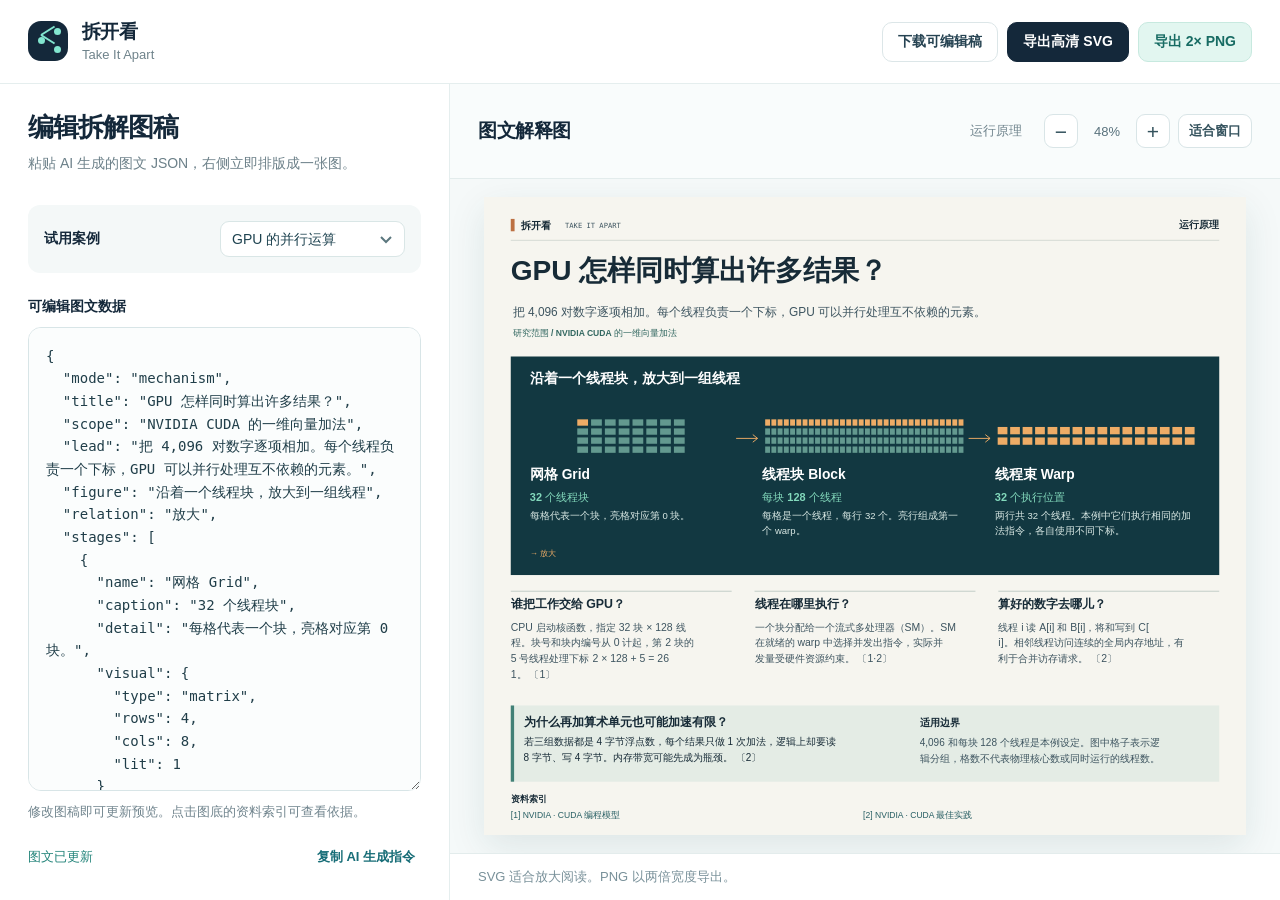
<file: releases/拆开看.html>
<!doctype html>
<html lang="zh-CN">
<head>
  <meta charset="utf-8">
  <meta name="viewport" content="width=device-width, initial-scale=1">
  <meta name="theme-color" content="#14283a">
  <title>拆开看 · 原理与产业拆解</title>
  <meta name="description" content="把抽象信息整理成一张可高清缩放的图文解释图。">
  <style>:root {
  color-scheme: light;
  font-family: -apple-system, BlinkMacSystemFont, "Segoe UI", "PingFang SC", "Microsoft YaHei", sans-serif;
  font-size: 16px;
  color: #14283a;
  background: #f5f9f9;
}
* { box-sizing: border-box; }
body { margin: 0; min-width: 320px; }
button, select, textarea { font: inherit; }
button { cursor: pointer; }
button:focus-visible, select:focus-visible, textarea:focus-visible, a:focus-visible { outline: 3px solid #45b7aa; outline-offset: 3px; }
.app-shell { min-height: 100vh; display: flex; flex-direction: column; }
.topbar { min-height: 84px; padding: 16px 28px; display: flex; align-items: center; justify-content: space-between; gap: 20px; background: #fff; border-bottom: 1px solid #e5eeee; }
.brand { display: flex; align-items: center; gap: 14px; }
.brand strong { display: block; font-size: 19px; line-height: 1.2; letter-spacing: -.03em; }
.brand small { display: block; margin-top: 3px; color: #6f838b; font-size: 13px; }
.brand-mark { width: 40px; height: 40px; border-radius: 13px; background: #14283a; position: relative; display: block; }
.brand-mark::before, .brand-mark::after { content: ""; position: absolute; left: 13px; top: 13px; height: 2px; width: 16px; background: #82e6cf; transform-origin: left; }
.brand-mark::before { transform: rotate(32deg); }
.brand-mark::after { transform: rotate(-32deg); }
.brand-mark i { width: 7px; height: 7px; border-radius: 50%; background: #82e6cf; position: absolute; }
.brand-mark i:nth-child(1) { left: 10px; top: 16px; }
.brand-mark i:nth-child(2) { left: 26px; top: 7px; }
.brand-mark i:nth-child(3) { left: 26px; top: 25px; }
.top-actions { display: flex; flex-wrap: wrap; align-items: center; gap: 9px; }
.github-link { color: #58717c; text-decoration: none; font-size: 14px; margin-right: 8px; }
.github-link:hover { text-decoration: underline; }
.button { border-radius: 10px; min-height: 40px; padding: 9px 15px; font-weight: 650; font-size: 14px; border: 1px solid #dce6e8; white-space: nowrap; }
.button.subtle { background: #fff; color: #264352; }
.button.primary { background: #14283a; color: white; border-color: #14283a; }
.button.primary-alt { background: #e2f6f0; color: #176b63; border-color: #c7e9df; }
.button:hover { filter: brightness(.96); }
.workspace { display: grid; grid-template-columns: minmax(360px, 450px) minmax(0, 1fr); flex: 1; min-height: calc(100vh - 84px); }
.editor-panel { background: #fff; border-right: 1px solid #e5eeee; display: flex; flex-direction: column; padding: 28px; min-height: 0; }
.eyebrow { display: inline-block; color: #25857b; font-size: 12px; font-weight: 800; letter-spacing: .12em; margin-bottom: 7px; }
h1, h2, p { margin: 0; }
h1 { font-size: 26px; line-height: 1.2; letter-spacing: -.04em; }
h2 { font-size: 19px; line-height: 1.2; letter-spacing: -.02em; }
.panel-heading p { margin-top: 9px; line-height: 1.6; color: #6c8089; font-size: 14px; }
.example-row { display: flex; align-items: center; justify-content: space-between; gap: 12px; margin-top: 30px; padding: 16px; background: #f4f8f8; border-radius: 12px; }
.example-row label, .editor-label { font-size: 14px; font-weight: 700; }
select { max-width: 185px; width: 100%; padding: 9px 32px 9px 11px; color: #1e4350; background: #fff; border: 1px solid #d9e6e6; border-radius: 9px; appearance: none; background-image: url("data:image/svg+xml,%3Csvg xmlns='http://www.w3.org/2000/svg' width='16' height='16' fill='none' stroke='%235b777e' stroke-width='2'%3E%3Cpath d='m3 6 5 5 5-5'/%3E%3C/svg%3E"); background-repeat: no-repeat; background-position: right 10px center; font-size: 14px; }
.editor-label { margin: 25px 0 11px; }
textarea { width: 100%; min-height: 320px; flex: 1; resize: vertical; padding: 17px; border: 1px solid #d8e5e7; border-radius: 13px; background: #fbfdfd; color: #203e49; font-family: ui-monospace, SFMono-Regular, Menlo, Consolas, monospace; font-size: 14px; line-height: 1.62; }
textarea:focus { border-color: #4aafa4; outline: 3px solid #d9f3ee; }
.format-help { margin-top: 11px; color: #71858e; font-size: 13px; line-height: 1.6; }
.format-help code { background: #edf4f4; padding: 1px 4px; border-radius: 4px; }
.editor-footer { display: flex; justify-content: space-between; align-items: center; gap: 10px; margin-top: 19px; min-height: 30px; }
#status { color: #25857b; font-size: 13px; }
#status.error { color: #bb554d; }
.text-button { border: 0; background: transparent; color: #176d77; font-size: 13px; font-weight: 700; text-align: right; }
.text-button:hover { text-decoration: underline; }
.preview-panel { min-width: 0; min-height: 0; display: flex; flex-direction: column; }
.preview-toolbar { display: flex; align-items: center; justify-content: space-between; gap: 15px; min-height: 95px; padding: 18px 28px; border-bottom: 1px solid #e3ecec; background: #f9fcfc; }
.preview-controls { display: flex; align-items: center; gap: 8px; white-space: nowrap; }
#map-stats { color: #71858e; font-size: 13px; margin-right: 14px; }
.icon-button, .fit-button { border: 1px solid #d9e5e7; border-radius: 9px; height: 34px; background: #fff; color: #34525d; }
.icon-button { width: 34px; font-size: 21px; line-height: 1; }
.fit-button { padding: 0 10px; font-size: 13px; font-weight: 650; }
#zoom-label { color: #58717c; font-size: 13px; width: 42px; text-align: center; }
.preview-scroll { flex: 1; min-height: 380px; overflow: auto; position: relative; }
.map { min-width: 100%; min-height: 100%; display: flex; align-items: center; justify-content: center; }
.map svg { display: block; max-width: none; box-shadow: 0 12px 35px rgba(22, 68, 72, .1); }
.preview-hint { padding: 14px 28px; background: #fff; color: #789099; font-size: 13px; border-top: 1px solid #e3ecec; }
@media (max-width: 980px) {
  .workspace { grid-template-columns: 1fr; }
  .editor-panel { border-right: 0; border-bottom: 1px solid #e5eeee; }
  textarea { height: 260px; flex: none; }
  .preview-panel { min-height: 600px; }
}
@media (max-width: 650px) {
  .topbar { padding: 15px 18px; align-items: flex-start; flex-direction: column; }
  .top-actions { width: 100%; }
  .github-link { display: none; }
  .button { flex: 1; padding-inline: 9px; }
  .editor-panel { padding: 22px 18px; }
  .preview-toolbar { padding: 17px 18px; flex-wrap: wrap; }
  .preview-controls { width: 100%; justify-content: flex-end; }
  #map-stats { margin-right: auto; }
  .preview-hint { padding: 14px 18px; }
}

.map { width:max-content; height:max-content; padding:18px; }
.map svg { flex:none; }
@media (min-width:981px) { .app-shell {height:100vh;} .workspace {min-height:0;} .preview-scroll {min-height:0;} }
@media (max-width:980px) { .preview-scroll {height:70vh;flex:none;} }
</style>
</head>
<body>
  <div class="app-shell">
    <header class="topbar">
      <div class="brand">
        <span class="brand-mark" aria-hidden="true"><i></i><i></i><i></i></span>
        <div>
          <strong>拆开看</strong>
          <small>Take It Apart</small>
        </div>
      </div>
      <div class="top-actions">
        <button id="download-json" type="button" class="button subtle">下载可编辑稿</button>
        <button id="download-svg" type="button" class="button primary">导出高清 SVG</button>
        <button id="download-png" type="button" class="button primary-alt">导出 2× PNG</button>
      </div>
    </header>
    <main class="workspace">
      <section class="editor-panel" aria-labelledby="editor-title">
        <div class="panel-heading">
          <div>

            <h1 id="editor-title">编辑拆解图稿</h1>
            <p>粘贴 AI 生成的图文 JSON，右侧立即排版成一张图。</p>
          </div>
        </div>
        <div class="example-row">
          <label for="example-select">试用案例</label>
          <select id="example-select">
            <option value="gpu">GPU 的并行运算</option>
            <option value="robotics">工业机器人产业链</option>
          </select>
        </div>
        <label class="editor-label" for="spec">可编辑图文数据</label>
        <textarea id="spec" spellcheck="false" aria-describedby="format-help"></textarea>
        <p id="format-help" class="format-help">修改图稿即可更新预览。点击图底的资料索引可查看依据。</p>
        <div class="editor-footer">
          <span id="status" role="status" aria-live="polite"></span>
          <button id="copy-prompt" type="button" class="text-button">复制 AI 生成指令</button>
        </div>
      </section>
      <section class="preview-panel" aria-labelledby="preview-title">
        <div class="preview-toolbar">
          <div>

            <h2 id="preview-title">图文解释图</h2>
          </div>
          <div class="preview-controls">
            <span id="map-stats"></span>
            <button id="zoom-out" type="button" class="icon-button" aria-label="缩小">−</button>
            <span id="zoom-label">100%</span>
            <button id="zoom-in" type="button" class="icon-button" aria-label="放大">+</button>
            <button id="fit" type="button" class="fit-button">适合窗口</button>
          </div>
        </div>
        <div id="preview-scroll" class="preview-scroll">
          <div id="map" class="map" aria-live="polite"></div>
        </div>
        <div class="preview-hint">SVG 适合放大阅读。PNG 以两倍宽度导出。</div>
      </section>
    </main>
  </div>
  <script type="module">
const renderClassic = (()=>{
const ICONS = ['target', 'spark', 'search', 'book', 'link', 'gear', 'check', 'shield', 'clock', 'people', 'chart', 'warning'];
const COLORS = [
  { strong: '#126b75', light: '#d9f3f0' },
  { strong: '#6655b8', light: '#eeeaff' },
  { strong: '#c46932', light: '#fff0df' },
  { strong: '#2d6da8', light: '#e4f1ff' },
  { strong: '#a84e78', light: '#ffe9f2' }
];

function units(text) {
  return Array.from(text).reduce((n, char) => n + (/[\u2e80-\uffff]/.test(char) ? 2 : 1), 0);
}

function requiredText(value, label, limit) {
  if (typeof value !== 'string' || !value.trim()) throw new Error(label + '不能为空。');
  const normalized = value.replace(/\s+/g, ' ').trim();
  if (units(normalized) > limit) throw new Error(label + '过长，请精简后再试。');
  return normalized;
}

function validateSpec(input) {
  if (!input || typeof input !== 'object' || Array.isArray(input)) throw new Error('请输入 JSON 对象。');
  const layout = input.layout;
  if (!['flow', 'grid'].includes(layout)) throw new Error('layout 只支持 flow 或 grid。');
  if (!Array.isArray(input.items)) throw new Error('items 必须是数组。');
  if (layout === 'flow' && (input.items.length < 4 || input.items.length > 5)) throw new Error('flow 需要 4–5 个模块。');
  if (layout === 'grid' && input.items.length !== 4) throw new Error('grid 需要 4 个模块。');
  const items = input.items.map((item, index) => {
    if (!item || typeof item !== 'object') throw new Error('第 ' + (index + 1) + ' 个模块无效。');
    if (!ICONS.includes(item.icon)) throw new Error('第 ' + (index + 1) + ' 个模块的 icon 不受支持。');
    const points = item.points ?? [];
    if (!Array.isArray(points) || points.length > 2) throw new Error('每个模块最多有两个要点。');
    return {
      title: requiredText(item.title, '模块标题', 20),
      detail: requiredText(item.detail, '模块说明', 88),
      icon: item.icon,
      points: points.map((point) => requiredText(point, '模块要点', 21))
    };
  });
  return {
    title: requiredText(input.title, '主标题', 46),
    subtitle: requiredText(input.subtitle, '副标题', 90),
    layout,
    items,
    takeaway: requiredText(input.takeaway, '核心结论', 110),
    source: input.source == null || input.source === '' ? '' : requiredText(input.source, '来源说明', 100)
  };
}

function xml(value) {
  return value.replace(/&/g, '&amp;').replace(/</g, '&lt;').replace(/>/g, '&gt;')
    .replace(/"/g, '&quot;').replace(/'/g, '&apos;');
}

function wrap(text, maxUnits) {
  const lines = [];
  let current = '';
  let length = 0;
  for (const char of Array.from(text)) {
    const size = /[\u2e80-\uffff]/.test(char) ? 2 : 1;
    if (length + size > maxUnits && current) {
      const breakAt = current.lastIndexOf(' ');
      if (breakAt > Math.floor(current.length / 2)) {
        lines.push(current.slice(0, breakAt).trim());
        current = current.slice(breakAt + 1);
        length = units(current);
      } else {
        lines.push(current.trim());
        current = '';
        length = 0;
      }
    }
    current += char;
    length += size;
  }
  if (current.trim()) lines.push(current.trim());
  return lines;
}

function textBlock(text, x, y, maxUnits, lineHeight, attrs) {
  const lines = wrap(text, maxUnits);
  return '<text x="' + x + '" y="' + y + '" ' + attrs + '>' +
    lines.map((line, i) => '<tspan x="' + x + '" dy="' + (i ? lineHeight : 0) + '">' + xml(line) + '</tspan>').join('') +
    '</text>';
}

function icon(name, x, y, color) {
  const paths = {
    target: '<circle cx="0" cy="0" r="22"/><circle cx="0" cy="0" r="11"/><circle cx="0" cy="0" r="2" fill="currentColor" stroke="none"/>',
    spark: '<path d="M0-27 6-7 26 0 6 7 0 27-6 7-26 0-6-7Z"/><path d="M25-24v11m-5-5h10"/>',
    search: '<circle cx="-4" cy="-5" r="17"/><path d="m9 8 17 17"/>',
    book: '<path d="M0-21c-10-7-21-6-27-4v45c9-3 20-3 27 3 7-6 18-6 27-3v-45c-6-2-17-3-27 4Z"/><path d="M0-21v44"/>',
    link: '<path d="M-9-9-1-17a13 13 0 0 1 19 19l-8 8M9 9l-8 8a13 13 0 0 1-19-19l8-8"/><path d="m-9 9 18-18"/>',
    gear: '<circle r="11"/><path d="M-4-27h8l2 6 6 3 6-3 6 7-4 5 1 7 5 4-3 8-7 1-5 5v7h-8l-2-6-6-3-6 3-6-7 4-5-1-7-5-4 3-8 7-1 5-5Z"/>',
    check: '<circle r="25"/><path d="m-13 0 9 9 18-20"/>',
    shield: '<path d="M0-27 22-18v17c0 15-10 24-22 29C-12 23-22 14-22-1v-17Z"/><path d="m-9 0 7 7 12-14"/>',
    clock: '<circle r="25"/><path d="M0-15V1l12 7"/>',
    people: '<circle cx="-10" cy="-10" r="9"/><circle cx="14" cy="-7" r="7"/><path d="M-28 19c0-12 8-19 18-19S8 7 8 19M9 5c11-4 21 3 21 14"/>',
    chart: '<path d="M-28 24h56M-24 15v-12h11v12M-5 15v-26H6v26M14 15v-40h11v40"/>',
    warning: '<path d="M0-27 28 23h-56Z"/><path d="M0-10V7"/><circle cx="0" cy="16" r="1" fill="currentColor" stroke="none"/>'
  };
  return '<g transform="translate(' + x + ' ' + y + ')" color="' + color + '" fill="none" stroke="currentColor" stroke-width="3" stroke-linecap="round" stroke-linejoin="round">' + paths[name] + '</g>';
}

function header(parts, spec, height) {
  parts.push('<rect width="1600" height="' + height + '" fill="#f3f8fb"/>');
  parts.push('<circle cx="1510" cy="30" r="250" fill="#e6f3f5"/>');
  parts.push('<circle cx="1500" cy="50" r="170" fill="#deecf7" opacity=".7"/>');
  parts.push('<circle cx="70" cy="' + (height - 15) + '" r="180" fill="#e7f3f4"/>');
  parts.push('<rect x="68" y="52" width="122" height="34" rx="17" fill="#d8eeef"/>');
  parts.push('<text x="129" y="75" text-anchor="middle" fill="#126b75" font-size="17" font-weight="750">一图看懂</text>');
  parts.push(textBlock(spec.title, 68, 158, 46, 58, 'fill="#14283a" font-size="52" font-weight="800" letter-spacing="-1"'));
  parts.push(textBlock(spec.subtitle, 70, 221, 90, 31, 'fill="#56717c" font-size="24" font-weight="450"'));
  parts.push('<line x1="70" y1="263" x2="1530" y2="263" stroke="#cbdde3" stroke-width="2"/>');
}

function footer(parts, spec, y, height) {
  parts.push('<rect x="68" y="' + y + '" width="1464" height="' + height + '" rx="25" fill="#14283a"/>');
  parts.push('<rect x="92" y="' + (y + 22) + '" width="6" height="' + (height - 44) + '" rx="3" fill="#6ee0cf"/>');
  parts.push('<text x="122" y="' + (y + 42) + '" fill="#8ee2d2" font-size="18" font-weight="750">记住这一点</text>');
  parts.push(textBlock(spec.takeaway, 122, y + 80, 92, 31, 'fill="#ffffff" font-size="25" font-weight="650"'));
  if (spec.source) parts.push(textBlock('来源说明：' + spec.source, 72, y + height + 31, 120, 22, 'fill="#6d8790" font-size="16"'));
}

function flowCard(parts, item, index, count) {
  const x = count === 5 ? 68 + index * 294 : 68 + index * 370;
  const w = count === 5 ? 276 : 352;
  const y = 320;
  const c = COLORS[index];
  parts.push('<rect x="' + x + '" y="' + y + '" width="' + w + '" height="414" rx="25" fill="#ffffff" stroke="#d9e6eb" stroke-width="2"/>');
  parts.push('<rect x="' + (x + 25) + '" y="' + (y + 25) + '" width="76" height="76" rx="22" fill="' + c.light + '"/>');
  parts.push(icon(item.icon, x + 63, y + 63, c.strong));
  parts.push('<text x="' + (x + w - 30) + '" y="' + (y + 61) + '" text-anchor="end" fill="' + c.strong + '" font-size="24" font-weight="800">0' + (index + 1) + '</text>');
  parts.push(textBlock(item.title, x + 26, y + 147, count === 5 ? 22 : 29, 34, 'fill="#14283a" font-size="27" font-weight="750"'));
  parts.push(textBlock(item.detail, x + 26, y + 194, count === 5 ? 23 : 30, 29, 'fill="#4f6874" font-size="21"'));
  parts.push('<line x1="' + (x + 25) + '" y1="' + (y + 308) + '" x2="' + (x + w - 25) + '" y2="' + (y + 308) + '" stroke="#e2ebee" stroke-width="2"/>');
  item.points.forEach((point, i) => {
    parts.push('<circle cx="' + (x + 34) + '" cy="' + (y + 339 + i * 32) + '" r="5" fill="' + c.strong + '"/>');
    parts.push(textBlock(point, x + 48, y + 346 + i * 32, count === 5 ? 21 : 29, 23, 'fill="#284653" font-size="18" font-weight="550"'));
  });
  if (index < count - 1) {
    const start = x + w + 2;
    const end = count === 5 ? start + 15 : start + 14;
    parts.push('<path d="M' + start + ' ' + (y + 207) + 'h' + (end - start) + 'm-7-7 7 7-7 7" fill="none" stroke="#8ca7af" stroke-width="2.5" stroke-linecap="round" stroke-linejoin="round"/>');
  }
}

function gridCard(parts, item, index) {
  const x = index % 2 ? 818 : 68;
  const y = index < 2 ? 310 : 604;
  const c = COLORS[index];
  parts.push('<rect x="' + x + '" y="' + y + '" width="714" height="270" rx="27" fill="#ffffff" stroke="#d9e6eb" stroke-width="2"/>');
  parts.push('<rect x="' + (x + 27) + '" y="' + (y + 28) + '" width="88" height="88" rx="26" fill="' + c.light + '"/>');
  parts.push(icon(item.icon, x + 71, y + 72, c.strong));
  parts.push('<text x="' + (x + 140) + '" y="' + (y + 62) + '" fill="' + c.strong + '" font-size="18" font-weight="800">关键动作 0' + (index + 1) + '</text>');
  parts.push(textBlock(item.title, x + 140, y + 105, 39, 35, 'fill="#14283a" font-size="31" font-weight="750"'));
  parts.push(textBlock(item.detail, x + 140, y + 153, 47, 29, 'fill="#4f6874" font-size="21"'));
  item.points.forEach((point, i) => {
    const px = x + 30 + i * 335;
    parts.push('<rect x="' + px + '" y="' + (y + 218) + '" width="315" height="34" rx="17" fill="' + c.light + '"/>');
    parts.push(textBlock(point, px + 15, y + 241, 33, 20, 'fill="' + c.strong + '" font-size="17" font-weight="650"'));
  });
}

function renderSvg(input) {
  const spec = validateSpec(input);
  const height = spec.layout === 'flow' ? 950 : 1090;
  const parts = [
    '<svg xmlns="http://www.w3.org/2000/svg" width="1600" height="' + height + '" viewBox="0 0 1600 ' + height + '" role="img" aria-labelledby="title desc">',
    '<title id="title">' + xml(spec.title) + '</title>',
    '<desc id="desc">' + xml(spec.subtitle + ' ' + spec.takeaway) + '</desc>',
    '<g font-family="system-ui, -apple-system, PingFang SC, Microsoft YaHei, sans-serif">'
  ];
  header(parts, spec, height);
  if (spec.layout === 'flow') {
    spec.items.forEach((item, i) => flowCard(parts, item, i, spec.items.length));
    footer(parts, spec, 772, 135);
  } else {
    spec.items.forEach((item, i) => gridCard(parts, item, i));
    footer(parts, spec, 913, 135);
  }
  parts.push('</g></svg>');
  return { svg: parts.join(''), width: 1600, height, spec };
}

return renderSvg;
})();

const ink = '#172b37';
const secondary = '#3e5560';
const pale = '#f6f5ef';
const diagram = '#123841';
const accent = '#eeac66';
const mint = '#83d9bc';
const mono = 'Menlo,Consolas,monospace';
const glyphs = {
  gear:'<path d="M-46 34h92m-107-34h22m78 0h22"/><circle r="33"/><circle r="21"/><circle r="8"/>' + Array.from({length:12},(_,i)=>'<path transform="rotate('+i*30+')" d="M-5-33v-7h10v7"/>').join(''),
  arm:'<path d="M-59 35h53l-5-9h-43zm12-9 14-41 12 3-11 38m9-44 49-15 5 9-46 21m44-24 14 19-6 5-17-15m23 12 10 4-2 8m-8-9-3 8"/><circle cx="-24" cy="-13" r="8"/><circle cx="24" cy="-28" r="6"/>',
  cell:'<path d="M-68 35v-71h136v71zm6-65h94v58h-94zm100 0h24v58H38zM-53 22h25l-8-8 11-25 25 9 6 17m-1-10 13 5m-8 3h18v6H4zm38-37h15v8H42z"/><circle cx="-25" cy="-9" r="3"/>',
  weld:'<path d="m-66 22 54-36 14 9-52 37zm68-27 48 25 15-9-51-28zm-6-7 15-9m-71 47v8l13 7L3 7l47 24 15-9v-10"/><path stroke-dasharray="3 5" d="m-40 21 42-28"/>',
  input:'<path d="M-57-26h52v52h-52zm67 26h45m-14-12L55 0 41 12"/>',
  process:'<rect x="-40" y="-29" width="80" height="58" rx="7"/><path d="M-62 0h22m80 0h22m-76 0 10 10 22-23"/>',
  output:'<path d="M-52 0h38m-10-10 10 10-10 10m24-38h51v56H0zm10 21h31m-31 11h23"/>',
  stack:'<path d="m-46-16 46-21 46 21L0 6zm0 13L0 18 46-3m-92 13L0 31l46-21"/>'
};
function esc(s) {
  return String(s).replace(/[&<>"']/g,c=>({'&':'&amp;','<':'&lt;','>':'&gt;','"':'&quot;',"'":'&apos;'}[c]));
}
function string(v, field, max=300) {
  if (typeof v!=='string'||!v.trim()||Array.from(v).length>max) throw Error(field+' 无效或过长');
  return v.replace(/\s+/g,' ').trim();
}
function list(v, field, min, max) {
  if (!Array.isArray(v)||v.length<min||v.length>max) throw Error(field+' 数量应为 '+min+'–'+max);
  return v;
}
function refs(v, total) {
  if (!Array.isArray(v)||v.some(i=>!Number.isInteger(i)||i<1||i>total)) throw Error('依据编号与 sources 不匹配');
  return v;
}
function validate(input) {
  const s=input;
  if (!['mechanism','industry'].includes(s?.mode)) throw Error('请选择 mechanism 或 industry');
  const sources=list(s.sources,'sources',0,8).map(x=>{
    const label=string(x.label,'来源名称',65);
    if (!x.url) return {label,url:''};
    let u;
    try {u=new URL(x.url)} catch {throw Error('来源网址无效')}
    if (!['https:','http:'].includes(u.protocol)) throw Error('来源须为网页或带页码的资料名称');
    return {label,url:u.href};
  });
  const annotation=x=>({title:string(x.title,'分析标题',80),body:string(x.body,'分析正文',300),refs:refs(x.refs,sources.length)});
  const stages=list(s.stages,'图中对象',2,5).map(x=>{
    const v=x.visual;
    if (v?.type==='matrix') {
      const values=[v.rows,v.cols,v.lit];
      if (!values.every(Number.isInteger)||v.rows<1||v.rows>8||v.cols<1||v.cols>32||v.lit<0||v.lit>v.rows*v.cols) throw Error('阵列行列数或高亮数量无效');
    } else if (v?.type!=='symbol'||!Object.hasOwn(glyphs,v.symbol)) throw Error('图形类型无效');
    return {name:string(x.name,'对象名',40),caption:string(x.caption,'图注',65),detail:string(x.detail,'图中说明',110),visual:v};
  });
  return {mode:s.mode,title:string(s.title,'标题',85),scope:string(s.scope,'范围',120),lead:string(s.lead,'导语',240),figure:string(s.figure,'图题',100),relation:string(s.relation,'箭头含义',24),stages,notes:list(s.notes,'分析段落',2,4).map(annotation),insight:annotation(s.insight),boundary:string(s.boundary,'适用边界',240),sources,feedback:s.feedback?string(s.feedback,'末端回传给前一环的要求',140):''};
}
function text(x,y,s,size=22,fill=ink,weight=400,extra='') {
  return '<text x="'+x+'" y="'+y+'" fill="'+fill+'" font-size="'+size+'" font-weight="'+weight+'" '+extra+'>'+esc(s)+'</text>';
}
function lines(s,width,size) {
  const result=[];
  let row='', used=0;
  for(const c of Array.from(s)) {
    const cw=/[\x20-\x7e]/.test(c)?0.67*size:1.04*size;
    if(used+cw>width&&row&&!/[，。；、！？）〕》]/.test(c)){result.push(row.trim());row='';used=0}
    row+=c; used+=cw;
  }
  if(row)result.push(row.trim());
  return result;
}
function para(p,x,y,s,width,size,fill=ink,weight=400,step=Math.ceil(size*1.5)) {
  for(const line of lines(s,width,size)){p.push(text(x,y,line,size,fill,weight));y+=step}
  return y;
}
const rect=(x,y,w,h,c)=>'<rect x="'+x+'" y="'+y+'" width="'+w+'" height="'+h+'" fill="'+c+'"/>';
const path=(d,c,w=2,extra='')=>'<path d="'+d+'" fill="none" stroke="'+c+'" stroke-width="'+w+'" '+extra+'/>';
function art(v,x,y,w) {
  if(v.type==='symbol')return '<g transform="translate('+x+' '+y+')" fill="none" stroke="'+mint+'" stroke-width="3.2" stroke-linecap="round" stroke-linejoin="round">'+glyphs[v.symbol]+'</g>';
  const dx=Math.min(29,(w-12)/v.cols),dy=Math.min(22,76/v.rows);
  return Array.from({length:v.rows*v.cols},(_,i)=>rect(x-v.cols*dx/2+i%v.cols*dx,y-v.rows*dy/2+Math.floor(i/v.cols)*dy,dx*.78,dy*.70,i<v.lit?accent:'#63998f')).join('');
}
function hero(p,s,y) {
  const inner=[], gap=57, n=s.stages.length;
  const width=(1408-gap*(n-1))/n;
  const top=para(inner,96,y+56,s.figure,1350,29,'#ffffff',650);
  const leadY=top+12;
  let bottom=0;
  s.stages.forEach((v,i)=>{
    const x=96+i*(width+gap),mid=x+width/2;
    inner.push(art(v.visual,mid,leadY+58,width));
    let ty=para(inner,x,leadY+145,v.name,width,29,'#ffffff',700);
    ty=para(inner,x,ty+2,v.caption,width,23,mint,570);
    ty=para(inner,x,ty+4,v.detail,width,20,'#dae9e5',400);
    bottom=Math.max(bottom,ty);
    if(i<n-1){
      const ax=x+width+2;
      inner.push(path('M'+ax+' '+(leadY+60)+'h45m-10-8 10 8-10 8',accent));
    }
  });
  bottom=para(inner,96,bottom+17,'→  '+s.relation,1400,17,accent,550);
  if(s.feedback){
    const lastMid=96+(n-1)*(width+gap)+width/2;
    inner.push(path('M'+lastMid+' '+(bottom+4)+'v10h-'+(width+gap)+'m10-7-10 7 10 7',accent));
    bottom=para(inner,96,bottom+45,'←  '+s.feedback,1380,20,'#f1dbb8',500);
  }
  const end=bottom+14;
  p.push(rect(56,y,1488,end-y,diagram),...inner);
  return end;
}
function cite(v){return v.length?'  〔'+v.join('·')+'〕':''}
function renderSvg(input) {
  if(input?.layout==='flow'||input?.layout==='grid')return renderClassic(input);
  const s=validate(input),p=[];
  const kind=s.mode==='mechanism'?'运行原理':'产业链条';
  p.push(rect(56,46,8,26,'#bc7042'),text(78,67,'拆开看',22,ink,700),text(170,66,'TAKE IT APART',15,secondary,500,'font-family="'+mono+'"'),text(1544,66,kind,20,ink,600,'text-anchor="end"'));
  p.push(path('M56 91H1544','#adbbb4',1));
  let y=para(p,56,174,s.title,1475,59,ink,750);
  y=para(p,60,y-12,s.lead,1470,25,secondary);
  y=para(p,60,y+4,'研究范围  /  '+s.scope,1460,18,'#336861',550);
  y=hero(p,s,y+15)+58;
  const w=(1488-48*(s.notes.length-1))/s.notes.length;
  let next=y;
  s.notes.forEach((v,i)=>{
    const x=56+i*(w+48);
    p.push(path('M'+x+' '+(y-24)+'h'+w,'#aebdb7',1.5));
    const n=para(p,x,y+12,v.title,w,26,ink,700);
    next=Math.max(next,para(p,x,n+8,v.body+cite(v.refs),w,22,secondary));
  });
  const iy=next+25;
  const takeaway=[];
  let a=para(takeaway,83,iy+44,s.insight.title,740,26,ink,700);
  a=para(takeaway,83,a+1,s.insight.body+cite(s.insight.refs),740,21,ink);
  takeaway.push(text(915,iy+44,'适用边界',22,ink,680));
  const b=para(takeaway,915,iy+86,s.boundary,580,21,secondary);
  y=Math.max(a,b)+10;
  p.push(rect(56,iy,1488,y-iy,'#e4ece5'),rect(56,iy,7,y-iy,'#428177'),...takeaway);
  y+=42;
  p.push(text(56,y,'资料索引',18,ink,700));
  for(let i=0;i<s.sources.length;i++){
    const src=s.sources[i],x=56+(i%2)*740;
    if(i%2===0)y+=35;
    const label=text(x,y,'['+(i+1)+']   '+src.label,18,'#275e63',500);
    p.push(src.url?'<a href="'+esc(src.url)+'" xlink:href="'+esc(src.url)+'">'+label+'</a>':label);
  }
  if(!s.sources.length)p.push(text(170,y,'概念示意，未附外部引文',17,secondary));
  const height=y+35,width=1600;
  const svg='<svg xmlns="http://www.w3.org/2000/svg" xmlns:xlink="http://www.w3.org/1999/xlink" width="1600" height="'+height+'" viewBox="0 0 1600 '+height+'" role="img" aria-labelledby="t d"><title id="t">'+esc(s.title)+'</title><desc id="d">'+esc(s.lead)+'</desc>'+rect(0,0,width,height,pale)+'<g font-family="PingFang SC,Microsoft YaHei,Noto Sans CJK SC,Arial,sans-serif">'+p.join('')+'</g></svg>';
  return {svg,width,height,spec:s};
}

const examples = {
  "gpu": {
    "mode": "mechanism",
    "title": "GPU 怎样同时算出许多结果？",
    "scope": "NVIDIA CUDA 的一维向量加法",
    "lead": "把 4,096 对数字逐项相加。每个线程负责一个下标，GPU 可以并行处理互不依赖的元素。",
    "figure": "沿着一个线程块，放大到一组线程",
    "relation": "放大",
    "stages": [
      {
        "name": "网格 Grid",
        "caption": "32 个线程块",
        "detail": "每格代表一个块，亮格对应第 0 块。",
        "visual": {
          "type": "matrix",
          "rows": 4,
          "cols": 8,
          "lit": 1
        }
      },
      {
        "name": "线程块 Block",
        "caption": "每块 128 个线程",
        "detail": "每格是一个线程，每行 32 个。亮行组成第一个 warp。",
        "visual": {
          "type": "matrix",
          "rows": 4,
          "cols": 32,
          "lit": 32
        }
      },
      {
        "name": "线程束 Warp",
        "caption": "32 个执行位置",
        "detail": "两行共 32 个线程。本例中它们执行相同的加法指令，各自使用不同下标。",
        "visual": {
          "type": "matrix",
          "rows": 2,
          "cols": 16,
          "lit": 32
        }
      }
    ],
    "notes": [
      {
        "title": "谁把工作交给 GPU？",
        "body": "CPU 启动核函数，指定 32 块 × 128 线程。块号和块内编号从 0 计起，第 2 块的 5 号线程处理下标 2 × 128 + 5 = 261。",
        "refs": [
          1
        ]
      },
      {
        "title": "线程在哪里执行？",
        "body": "一个块分配给一个流式多处理器（SM）。SM 在就绪的 warp 中选择并发出指令，实际并发量受硬件资源约束。",
        "refs": [
          1,
          2
        ]
      },
      {
        "title": "算好的数字去哪儿？",
        "body": "线程 i 读 A[i] 和 B[i]，将和写到 C[i]。相邻线程访问连续的全局内存地址，有利于合并访存请求。",
        "refs": [
          2
        ]
      }
    ],
    "insight": {
      "title": "为什么再加算术单元也可能加速有限？",
      "body": "若三组数据都是 4 字节浮点数，每个结果只做 1 次加法，逻辑上却要读 8 字节、写 4 字节。内存带宽可能先成为瓶颈。",
      "refs": [
        2
      ]
    },
    "boundary": "4,096 和每块 128 个线程是本例设定。图中格子表示逻辑分组，格数不代表物理核心数或同时运行的线程数。",
    "sources": [
      {
        "label": "NVIDIA · CUDA 编程模型",
        "url": "https://docs.nvidia.com/cuda/cuda-programming-guide/01-introduction/programming-model.html"
      },
      {
        "label": "NVIDIA · CUDA 最佳实践",
        "url": "https://docs.nvidia.com/cuda/cuda-c-best-practices-guide/index.html"
      }
    ]
  },
  "robotics": {
    "mode": "industry",
    "title": "一台机械臂，怎样变成焊接产能？",
    "scope": "工业机器人产业链 · 弧焊工作站",
    "lead": "沿着一件焊接工件追踪交付物。减速器、机器人和整套工作站各解决一个不同的问题。",
    "figure": "从关节部件到可投产的工作站",
    "relation": "交付",
    "stages": [
      {
        "name": "部件供应商",
        "caption": "关节传动",
        "detail": "提供精密减速器，配合电机传递关节所需的转速和转矩。",
        "visual": {
          "type": "symbol",
          "symbol": "gear"
        }
      },
      {
        "name": "机器人制造商",
        "caption": "受控运动",
        "detail": "把机械结构、驱动和控制器组成能够按轨迹运动的机器人。",
        "visual": {
          "type": "symbol",
          "symbol": "arm"
        }
      },
      {
        "name": "系统集成商",
        "caption": "焊接工作站",
        "detail": "匹配焊源、焊枪、夹具和防护，编程并调试整站。",
        "visual": {
          "type": "symbol",
          "symbol": "cell"
        }
      },
      {
        "name": "制造工厂",
        "caption": "合格工件",
        "detail": "按产品要求验证焊缝质量与生产节拍，并安排日常维护。",
        "visual": {
          "type": "symbol",
          "symbol": "weld"
        }
      }
    ],
    "feedback": "工厂提出工件尺寸、焊缝位置和目标节拍，集成商据此选型与布置。",
    "notes": [
      {
        "title": "部件提供什么能力？",
        "body": "减速器可用于机器人关节。关节的运动表现还取决于电机、传感与控制，单个部件只是整机性能的一项因素。",
        "refs": [
          1,
          2
        ]
      },
      {
        "title": "为什么要单列集成？",
        "body": "机械臂能够到达一个位置，焊接还需要可靠地定位工件，并让焊枪、焊接电源及工装协调工作。",
        "refs": [
          2,
          3
        ]
      },
      {
        "title": "价值如何被验证？",
        "body": "可用同一个工件做试焊，检查接头质量并记录完整循环用时。工厂据此判断工作站能否满足产线要求。",
        "refs": [
          3,
          4
        ]
      }
    ],
    "insight": {
      "title": "夹具偏一点，影响会传到哪一层？",
      "body": "工件偏移会使实际焊缝偏离程序轨迹。集成商可改善定位或加入寻位功能，同时评估额外动作对节拍的影响。",
      "refs": [
        3
      ]
    },
    "boundary": "按交付角色划分，同一家企业可以兼任制造与集成。焊源、工装等也可直接供给集成商。范围限于工业弧焊场景。",
    "sources": [
      {
        "label": "Harmonic Drive · 关节减速器",
        "url": "https://www.hds.co.jp/english/company/business/example/"
      },
      {
        "label": "ABB · 工业机器人术语",
        "url": "https://global.abb/content/dam/abb/global/group/investors/documents/ir-events/2017/Glossary%20of%20technical%20terms%20-%20abb-innovation-technology-day%20-%202017.pdf"
      },
      {
        "label": "Lincoln Electric · 焊缝寻位",
        "url": "https://qacd10.lincolnelectric.com/en-GB/Welding-and-Cutting-Resource-Center/Process-and-Theory/Intelligent-Robotic-Arc-Sensing"
      },
      {
        "label": "Lincoln Electric · 应用案例",
        "url": "https://ch-delivery.lincolnelectric.com/api/public/content/20f948ba18cf4c10a276d54630974fb1?v=1b992607"
      }
    ]
  }
};
const webPrompt = "请用「拆开看」把我接下来给出的内容整理成一张高清拆解图。\n\n# 拆开看\n\n为有背景知识但初次接触此主题的读者制作一张可放大的专业图解。根据用户指定的对象、语言与深度调整表达。成品包括 SVG 主图和可继续修改的 JSON 稿。\n\n## 拆解方法\n\n1. 将宽泛主题收窄为一个可以验证的问题。在 scope 中写明架构、产品类别或具体应用。若材料覆盖多个问题，选能解释核心关系的一条作主图，其余放入边界说明。\n2. **运行原理**用一个输入贯穿到输出。对应到部件、软件抽象和硬件执行位置，写出各自改变了什么。箭头可以表示流动或层级放大，应写明含义。用一个可核验的推导解释瓶颈或失效条件。避免把逻辑上的并行数画成物理单元数。\n3. **产业链条**从一个终端场景倒推。每个角色说清交付物、接收方与新增能力。指出不同供应路径、集成责任和下游验收条件。在有依据时加入需求回传。按职能定义角色，同一家企业可以跨层参与。\n4. 根据用户材料或已核对的一手资料写图。把原文事实、例题设定与推论用清晰措辞区分。示例计算要带单位、前提和可复核的算式。来源索引按文内引用编号从 1 开始。没有检索条件时引用用户文档名称和页码，标注尚待核实的主张。涉及市场规模、份额或成本时须说明时间和口径。\n5. 让图形承担解释工作。空间位置表示层级、流向或交付顺序。用阵列只表示可核对的数量，亮格须在图注中解释。检查读者能否顺着图回答“怎么运作、为什么、在哪个条件下结论会变”。\n\n\n直接按下面的字段说明提供完整 JSON，以便粘入查看器。\n\n# 图稿字段\n\nUTF-8 JSON 对象。字段名用英文，正文跟随用户语言。网页端和命令行共用同一格式。\n\n- `mode` 取 `mechanism` 或 `industry`。\n- `title` 提出核心问题，`scope` 限定对象，`lead` 用一两句话直接回答。\n- `figure` 是主图标题，`relation` 说明相邻对象间的箭头含义，如“沿数据路径”“放大高亮部分”“交付实物与系统”。选用一种贯穿主图的关系。\n- `stages` 列出 2–5 个对象。每个包含 `name`、`caption`、`detail`、`visual`。caption 写关键数量、功能或交付物；detail 解释它与下一个对象的关系。\n- `visual` 可用 `{\"type\":\"matrix\",\"rows\":4,\"cols\":8,\"lit\":1}`。行数 1–8，列数 1–32，高亮前 lit 个格。数量应从材料或明确的例题得出。\n- 其他对象可用 `{\"type\":\"symbol\",\"symbol\":\"input\"}`。通用语义图形有 input、process、output、stack；机械图形有 gear、arm、cell、weld。任取适合的形状。图注承担精确定义。\n- `feedback` 可省略。有下游向前一环提出的要求时，写出发出方、接收方与要求。\n- `notes` 是 2–4 个分析段落，`insight` 是一个能揭示瓶颈、验收标准或失效条件的推论。两者的条目都含 `title`、`body`、`refs`。refs 为来源编号数组。\n- `boundary` 写明具体条件与简化。例题中的数值要明确注明。\n- `sources` 是最多 8 个对象组成的数组，元素包含简短 `label` 和可选 `url`。官方网页使用 http(s) 链接，用户文档在 label 中写文档名及页码。无外部依据的自拟示例可用空数组并交代来历。\n\n参考下面的有效图稿格式。主题、图形和依据按实际材料选择。\n{\n  \"mode\": \"mechanism\",\n  \"title\": \"GPU 怎样同时算出许多结果？\",\n  \"scope\": \"NVIDIA CUDA 的一维向量加法\",\n  \"lead\": \"把 4,096 对数字逐项相加。每个线程负责一个下标，GPU 可以并行处理互不依赖的元素。\",\n  \"figure\": \"沿着一个线程块，放大到一组线程\",\n  \"relation\": \"放大\",\n  \"stages\": [\n    {\n      \"name\": \"网格 Grid\",\n      \"caption\": \"32 个线程块\",\n      \"detail\": \"每格代表一个块，亮格对应第 0 块。\",\n      \"visual\": {\n        \"type\": \"matrix\",\n        \"rows\": 4,\n        \"cols\": 8,\n        \"lit\": 1\n      }\n    },\n    {\n      \"name\": \"线程块 Block\",\n      \"caption\": \"每块 128 个线程\",\n      \"detail\": \"每格是一个线程，每行 32 个。亮行组成第一个 warp。\",\n      \"visual\": {\n        \"type\": \"matrix\",\n        \"rows\": 4,\n        \"cols\": 32,\n        \"lit\": 32\n      }\n    },\n    {\n      \"name\": \"线程束 Warp\",\n      \"caption\": \"32 个执行位置\",\n      \"detail\": \"两行共 32 个线程。本例中它们执行相同的加法指令，各自使用不同下标。\",\n      \"visual\": {\n        \"type\": \"matrix\",\n        \"rows\": 2,\n        \"cols\": 16,\n        \"lit\": 32\n      }\n    }\n  ],\n  \"notes\": [\n    {\n      \"title\": \"谁把工作交给 GPU？\",\n      \"body\": \"CPU 启动核函数，指定 32 块 × 128 线程。块号和块内编号从 0 计起，第 2 块的 5 号线程处理下标 2 × 128 + 5 = 261。\",\n      \"refs\": [\n        1\n      ]\n    },\n    {\n      \"title\": \"线程在哪里执行？\",\n      \"body\": \"一个块分配给一个流式多处理器（SM）。SM 在就绪的 warp 中选择并发出指令，实际并发量受硬件资源约束。\",\n      \"refs\": [\n        1,\n        2\n      ]\n    },\n    {\n      \"title\": \"算好的数字去哪儿？\",\n      \"body\": \"线程 i 读 A[i] 和 B[i]，将和写到 C[i]。相邻线程访问连续的全局内存地址，有利于合并访存请求。\",\n      \"refs\": [\n        2\n      ]\n    }\n  ],\n  \"insight\": {\n    \"title\": \"为什么再加算术单元也可能加速有限？\",\n    \"body\": \"若三组数据都是 4 字节浮点数，每个结果只做 1 次加法，逻辑上却要读 8 字节、写 4 字节。内存带宽可能先成为瓶颈。\",\n    \"refs\": [\n      2\n    ]\n  },\n  \"boundary\": \"4,096 和每块 128 个线程是本例设定。图中格子表示逻辑分组，格数不代表物理核心数或同时运行的线程数。\",\n  \"sources\": [\n    {\n      \"label\": \"NVIDIA · CUDA 编程模型\",\n      \"url\": \"https://docs.nvidia.com/cuda/cuda-programming-guide/01-introduction/programming-model.html\"\n    },\n    {\n      \"label\": \"NVIDIA · CUDA 最佳实践\",\n      \"url\": \"https://docs.nvidia.com/cuda/cuda-c-best-practices-guide/index.html\"\n    }\n  ]\n}";


const editor = document.getElementById('spec');
const map = document.getElementById('map');
const scroll = document.getElementById('preview-scroll');
const status = document.getElementById('status');
const stats = document.getElementById('map-stats');
const zoomLabel = document.getElementById('zoom-label');
const select = document.getElementById('example-select');
let current = null;
let zoom = 1;
let autoFit = true;

function notify(message, error = false) {
  status.textContent = message;
  status.classList.toggle('error', error);
}

function download(blob, name) {
  const url = URL.createObjectURL(blob);
  const link = document.createElement('a');
  link.href = url;
  link.download = name;
  document.body.append(link);
  link.click();
  link.remove();
  window.setTimeout(() => URL.revokeObjectURL(url), 1000);
}

function filename(extension) {
  const title = (current?.spec.title || 'one-picture').replace(/[\\/:*?"<>|]/g, '').slice(0, 36);
  return (title || 'one-picture') + '.' + extension;
}

function applyZoom() {
  if (!current) return;
  if (autoFit) zoom = Math.min(1, (scroll.clientWidth - 36) / current.width, (scroll.clientHeight - 36) / current.height);
  zoom = Math.max(0.2, Math.min(6, zoom));
  const svg = map.querySelector('svg');
  if (!svg) return;
  svg.style.width = Math.round(current.width * zoom) + 'px';
  svg.style.height = Math.round(current.height * zoom) + 'px';
  zoomLabel.textContent = Math.round(zoom * 100) + '%';
}

function render() {
  try {
    current = renderSvg(JSON.parse(editor.value));
    map.innerHTML = current.svg;
    stats.textContent = {mechanism:'运行原理', industry:'产业链条'}[current.spec.mode] || '经典图稿';
    applyZoom();
    notify('图文已更新');
  } catch (error) {
    current = null;
    map.textContent = '';
    stats.textContent = '';
    notify(error instanceof SyntaxError ? 'JSON 格式有误，请检查逗号和引号。' : error.message, true);
  }
}

function setExample(key) {
  editor.value = JSON.stringify(examples[key], null, 2);
  autoFit = true;
  render();
}

select.addEventListener('change', () => setExample(select.value));
editor.addEventListener('input', render);
window.addEventListener('resize', applyZoom);
document.getElementById('fit').addEventListener('click', () => { autoFit = true; applyZoom(); });
document.getElementById('zoom-in').addEventListener('click', () => { autoFit = false; zoom += 0.2; applyZoom(); });
document.getElementById('zoom-out').addEventListener('click', () => { autoFit = false; zoom -= 0.2; applyZoom(); });
document.getElementById('download-json').addEventListener('click', () => {
  if (!current) return notify('请先修正图文数据。', true);
  download(new Blob([JSON.stringify(current.spec, null, 2) + '\n'], { type: 'application/json;charset=utf-8' }), filename('json'));
  notify('已下载可编辑稿');
});
document.getElementById('download-svg').addEventListener('click', () => {
  if (!current) return notify('请先修正图文数据。', true);
  download(new Blob([current.svg], { type: 'image/svg+xml;charset=utf-8' }), filename('svg'));
  notify('已导出 SVG');
});
document.getElementById('download-png').addEventListener('click', () => {
  if (!current) return notify('请先修正图文数据。', true);
  const canvas = document.createElement('canvas');
  canvas.width = current.width * 2;
  canvas.height = current.height * 2;
  const context = canvas.getContext('2d');
  if (!context) return notify('当前浏览器无法创建 PNG。', true);
  const image = new Image();
  const url = URL.createObjectURL(new Blob([current.svg], { type: 'image/svg+xml;charset=utf-8' }));
  image.onload = () => {
    context.drawImage(image, 0, 0, canvas.width, canvas.height);
    URL.revokeObjectURL(url);
    canvas.toBlob((blob) => {
      if (blob) { download(blob, filename('png')); notify('已导出 2× PNG'); }
      else notify('PNG 导出失败。', true);
    }, 'image/png');
  };
  image.onerror = () => { URL.revokeObjectURL(url); notify('PNG 导出失败。', true); };
  image.src = url;
});
document.getElementById('copy-prompt').addEventListener('click', async () => {
  try { await navigator.clipboard.writeText(webPrompt); notify('已复制 AI 生成指令'); }
  catch { download(new Blob([webPrompt], { type: 'text/plain;charset=utf-8' }), '拆开看-网页指令.txt'); notify('已提供可复制的指令文件'); }
});

setExample('gpu');
</script>
</body>
</html>
</file>
<file: web/style.css>
:root {
  color-scheme: light;
  font-family: -apple-system, BlinkMacSystemFont, "Segoe UI", "PingFang SC", "Microsoft YaHei", sans-serif;
  font-size: 16px;
  color: #14283a;
  background: #f5f9f9;
}
* { box-sizing: border-box; }
body { margin: 0; min-width: 320px; }
button, select, textarea { font: inherit; }
button { cursor: pointer; }
button:focus-visible, select:focus-visible, textarea:focus-visible, a:focus-visible { outline: 3px solid #45b7aa; outline-offset: 3px; }
.app-shell { min-height: 100vh; display: flex; flex-direction: column; }
.topbar { min-height: 84px; padding: 16px 28px; display: flex; align-items: center; justify-content: space-between; gap: 20px; background: #fff; border-bottom: 1px solid #e5eeee; }
.brand { display: flex; align-items: center; gap: 14px; }
.brand strong { display: block; font-size: 19px; line-height: 1.2; letter-spacing: -.03em; }
.brand small { display: block; margin-top: 3px; color: #6f838b; font-size: 13px; }
.brand-mark { width: 40px; height: 40px; border-radius: 13px; background: #14283a; position: relative; display: block; }
.brand-mark::before, .brand-mark::after { content: ""; position: absolute; left: 13px; top: 13px; height: 2px; width: 16px; background: #82e6cf; transform-origin: left; }
.brand-mark::before { transform: rotate(32deg); }
.brand-mark::after { transform: rotate(-32deg); }
.brand-mark i { width: 7px; height: 7px; border-radius: 50%; background: #82e6cf; position: absolute; }
.brand-mark i:nth-child(1) { left: 10px; top: 16px; }
.brand-mark i:nth-child(2) { left: 26px; top: 7px; }
.brand-mark i:nth-child(3) { left: 26px; top: 25px; }
.top-actions { display: flex; flex-wrap: wrap; align-items: center; gap: 9px; }
.github-link { color: #58717c; text-decoration: none; font-size: 14px; margin-right: 8px; }
.github-link:hover { text-decoration: underline; }
.button { border-radius: 10px; min-height: 40px; padding: 9px 15px; font-weight: 650; font-size: 14px; border: 1px solid #dce6e8; white-space: nowrap; }
.button.subtle { background: #fff; color: #264352; }
.button.primary { background: #14283a; color: white; border-color: #14283a; }
.button.primary-alt { background: #e2f6f0; color: #176b63; border-color: #c7e9df; }
.button:hover { filter: brightness(.96); }
.workspace { display: grid; grid-template-columns: minmax(360px, 450px) minmax(0, 1fr); flex: 1; min-height: calc(100vh - 84px); }
.editor-panel { background: #fff; border-right: 1px solid #e5eeee; display: flex; flex-direction: column; padding: 28px; min-height: 0; }
.eyebrow { display: inline-block; color: #25857b; font-size: 12px; font-weight: 800; letter-spacing: .12em; margin-bottom: 7px; }
h1, h2, p { margin: 0; }
h1 { font-size: 26px; line-height: 1.2; letter-spacing: -.04em; }
h2 { font-size: 19px; line-height: 1.2; letter-spacing: -.02em; }
.panel-heading p { margin-top: 9px; line-height: 1.6; color: #6c8089; font-size: 14px; }
.example-row { display: flex; align-items: center; justify-content: space-between; gap: 12px; margin-top: 30px; padding: 16px; background: #f4f8f8; border-radius: 12px; }
.example-row label, .editor-label { font-size: 14px; font-weight: 700; }
select { max-width: 185px; width: 100%; padding: 9px 32px 9px 11px; color: #1e4350; background: #fff; border: 1px solid #d9e6e6; border-radius: 9px; appearance: none; background-image: url("data:image/svg+xml,%3Csvg xmlns='http://www.w3.org/2000/svg' width='16' height='16' fill='none' stroke='%235b777e' stroke-width='2'%3E%3Cpath d='m3 6 5 5 5-5'/%3E%3C/svg%3E"); background-repeat: no-repeat; background-position: right 10px center; font-size: 14px; }
.editor-label { margin: 25px 0 11px; }
textarea { width: 100%; min-height: 320px; flex: 1; resize: vertical; padding: 17px; border: 1px solid #d8e5e7; border-radius: 13px; background: #fbfdfd; color: #203e49; font-family: ui-monospace, SFMono-Regular, Menlo, Consolas, monospace; font-size: 14px; line-height: 1.62; }
textarea:focus { border-color: #4aafa4; outline: 3px solid #d9f3ee; }
.format-help { margin-top: 11px; color: #71858e; font-size: 13px; line-height: 1.6; }
.format-help code { background: #edf4f4; padding: 1px 4px; border-radius: 4px; }
.editor-footer { display: flex; justify-content: space-between; align-items: center; gap: 10px; margin-top: 19px; min-height: 30px; }
#status { color: #25857b; font-size: 13px; }
#status.error { color: #bb554d; }
.text-button { border: 0; background: transparent; color: #176d77; font-size: 13px; font-weight: 700; text-align: right; }
.text-button:hover { text-decoration: underline; }
.preview-panel { min-width: 0; min-height: 0; display: flex; flex-direction: column; }
.preview-toolbar { display: flex; align-items: center; justify-content: space-between; gap: 15px; min-height: 95px; padding: 18px 28px; border-bottom: 1px solid #e3ecec; background: #f9fcfc; }
.preview-controls { display: flex; align-items: center; gap: 8px; white-space: nowrap; }
#map-stats { color: #71858e; font-size: 13px; margin-right: 14px; }
.icon-button, .fit-button { border: 1px solid #d9e5e7; border-radius: 9px; height: 34px; background: #fff; color: #34525d; }
.icon-button { width: 34px; font-size: 21px; line-height: 1; }
.fit-button { padding: 0 10px; font-size: 13px; font-weight: 650; }
#zoom-label { color: #58717c; font-size: 13px; width: 42px; text-align: center; }
.preview-scroll { flex: 1; min-height: 380px; overflow: auto; position: relative; }
.map { min-width: 100%; min-height: 100%; display: flex; align-items: center; justify-content: center; }
.map svg { display: block; max-width: none; box-shadow: 0 12px 35px rgba(22, 68, 72, .1); }
.preview-hint { padding: 14px 28px; background: #fff; color: #789099; font-size: 13px; border-top: 1px solid #e3ecec; }
@media (max-width: 980px) {
  .workspace { grid-template-columns: 1fr; }
  .editor-panel { border-right: 0; border-bottom: 1px solid #e5eeee; }
  textarea { height: 260px; flex: none; }
  .preview-panel { min-height: 600px; }
}
@media (max-width: 650px) {
  .topbar { padding: 15px 18px; align-items: flex-start; flex-direction: column; }
  .top-actions { width: 100%; }
  .github-link { display: none; }
  .button { flex: 1; padding-inline: 9px; }
  .editor-panel { padding: 22px 18px; }
  .preview-toolbar { padding: 17px 18px; flex-wrap: wrap; }
  .preview-controls { width: 100%; justify-content: flex-end; }
  #map-stats { margin-right: auto; }
  .preview-hint { padding: 14px 18px; }
}

.map { width:max-content; height:max-content; padding:18px; }
.map svg { flex:none; }
@media (min-width:981px) { .app-shell {height:100vh;} .workspace {min-height:0;} .preview-scroll {min-height:0;} }
@media (max-width:980px) { .preview-scroll {height:70vh;flex:none;} }
</file>
